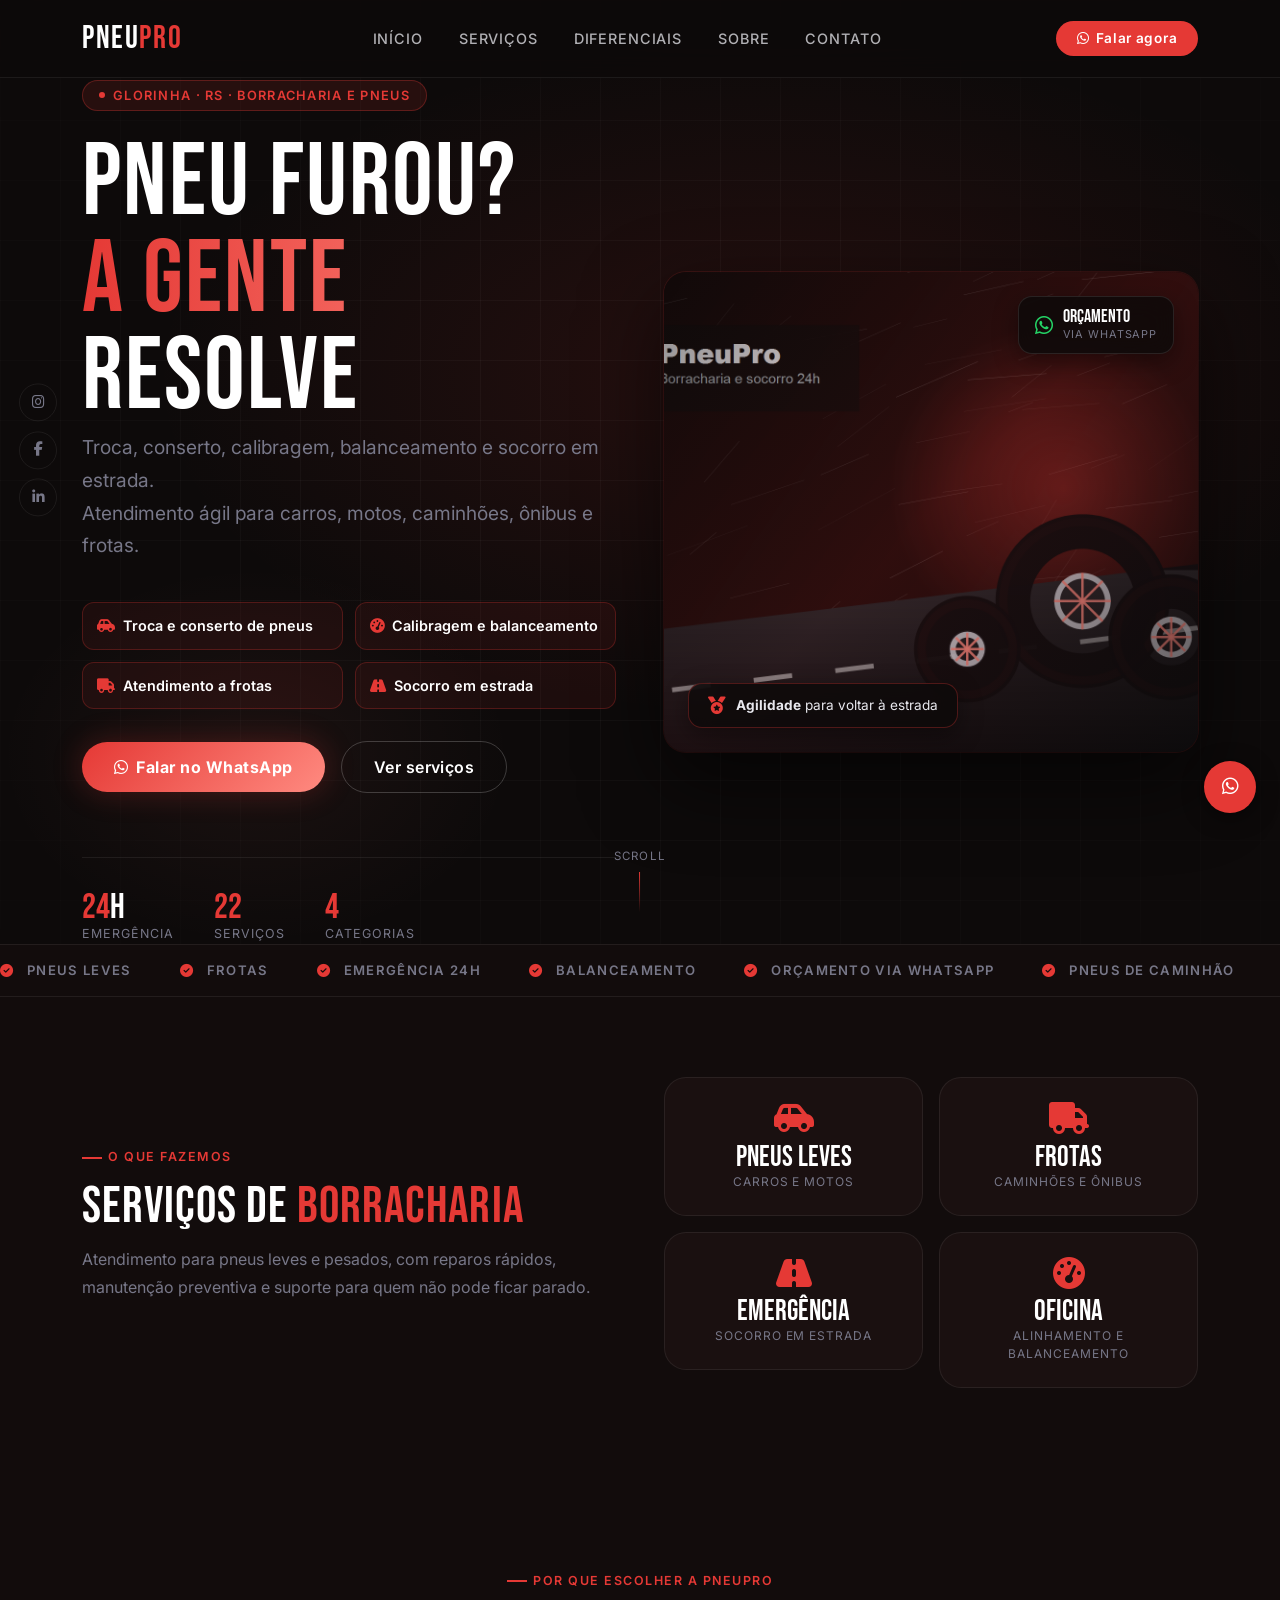
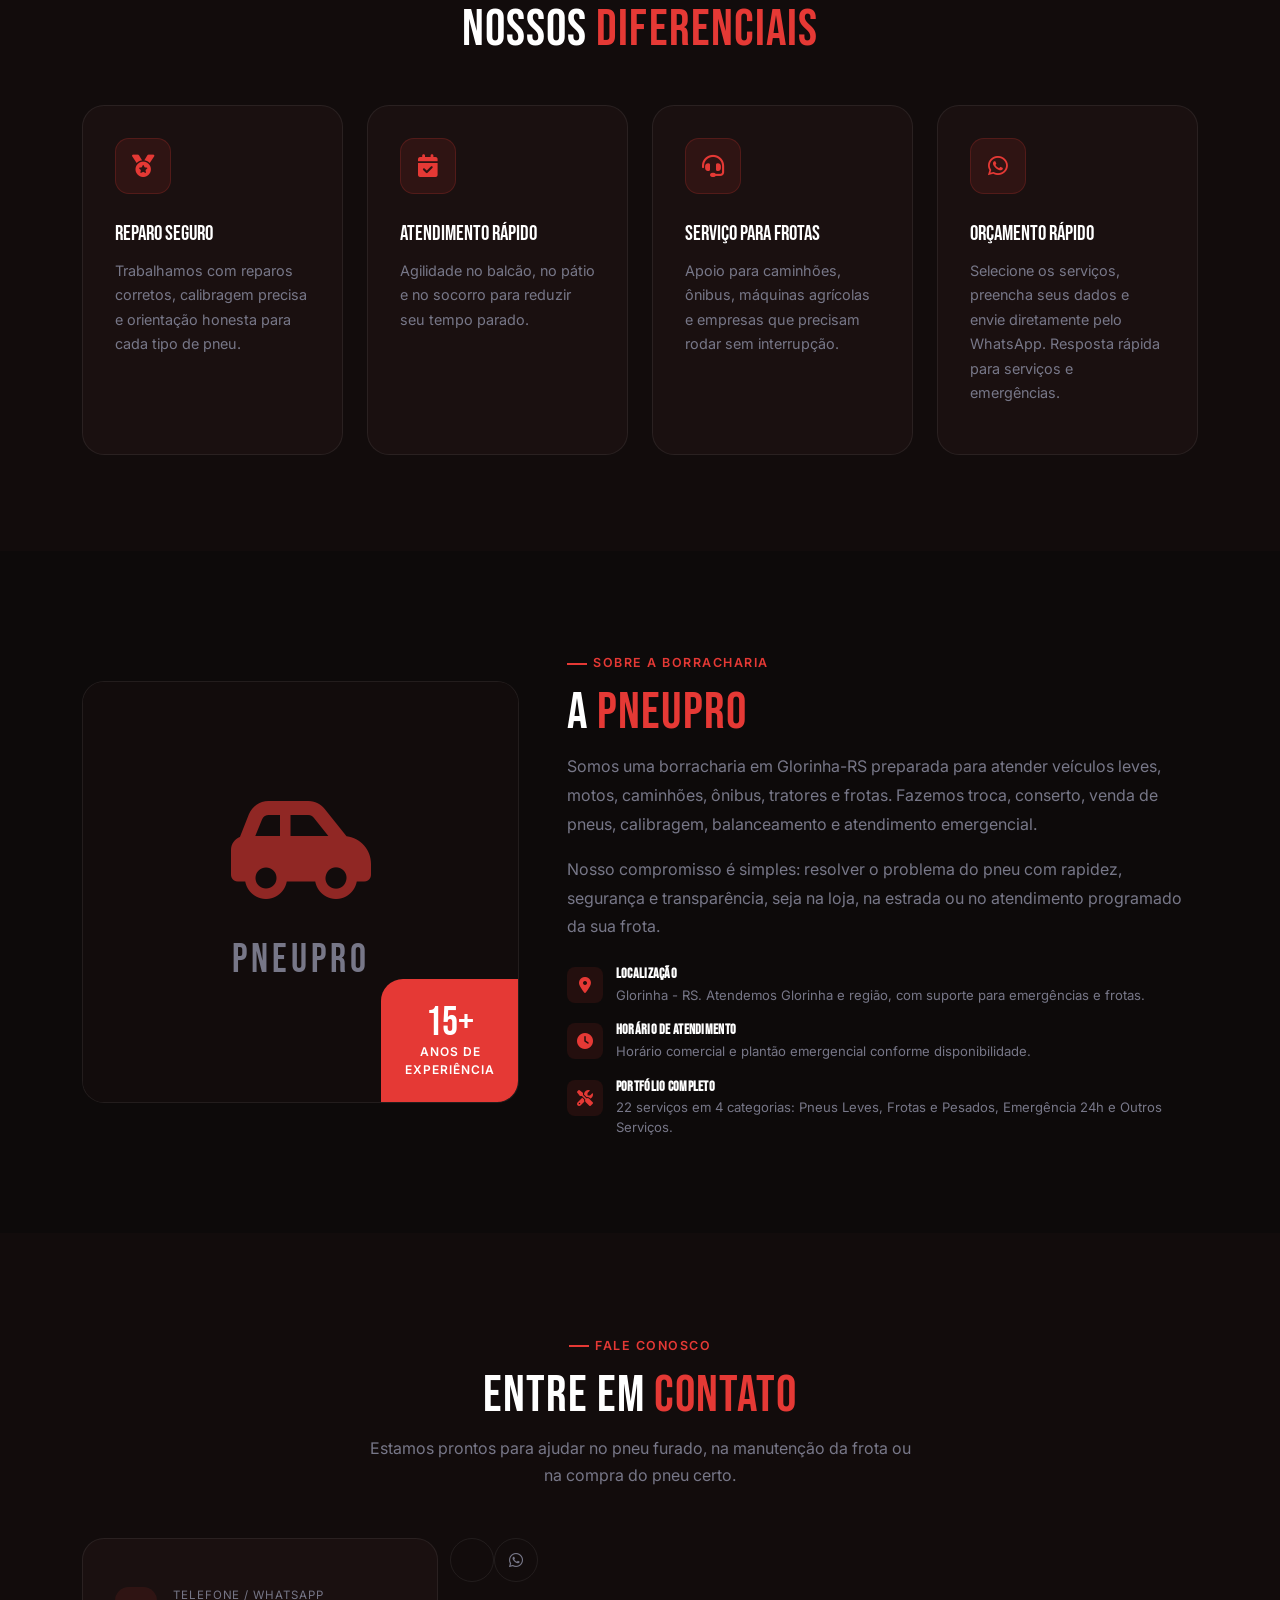
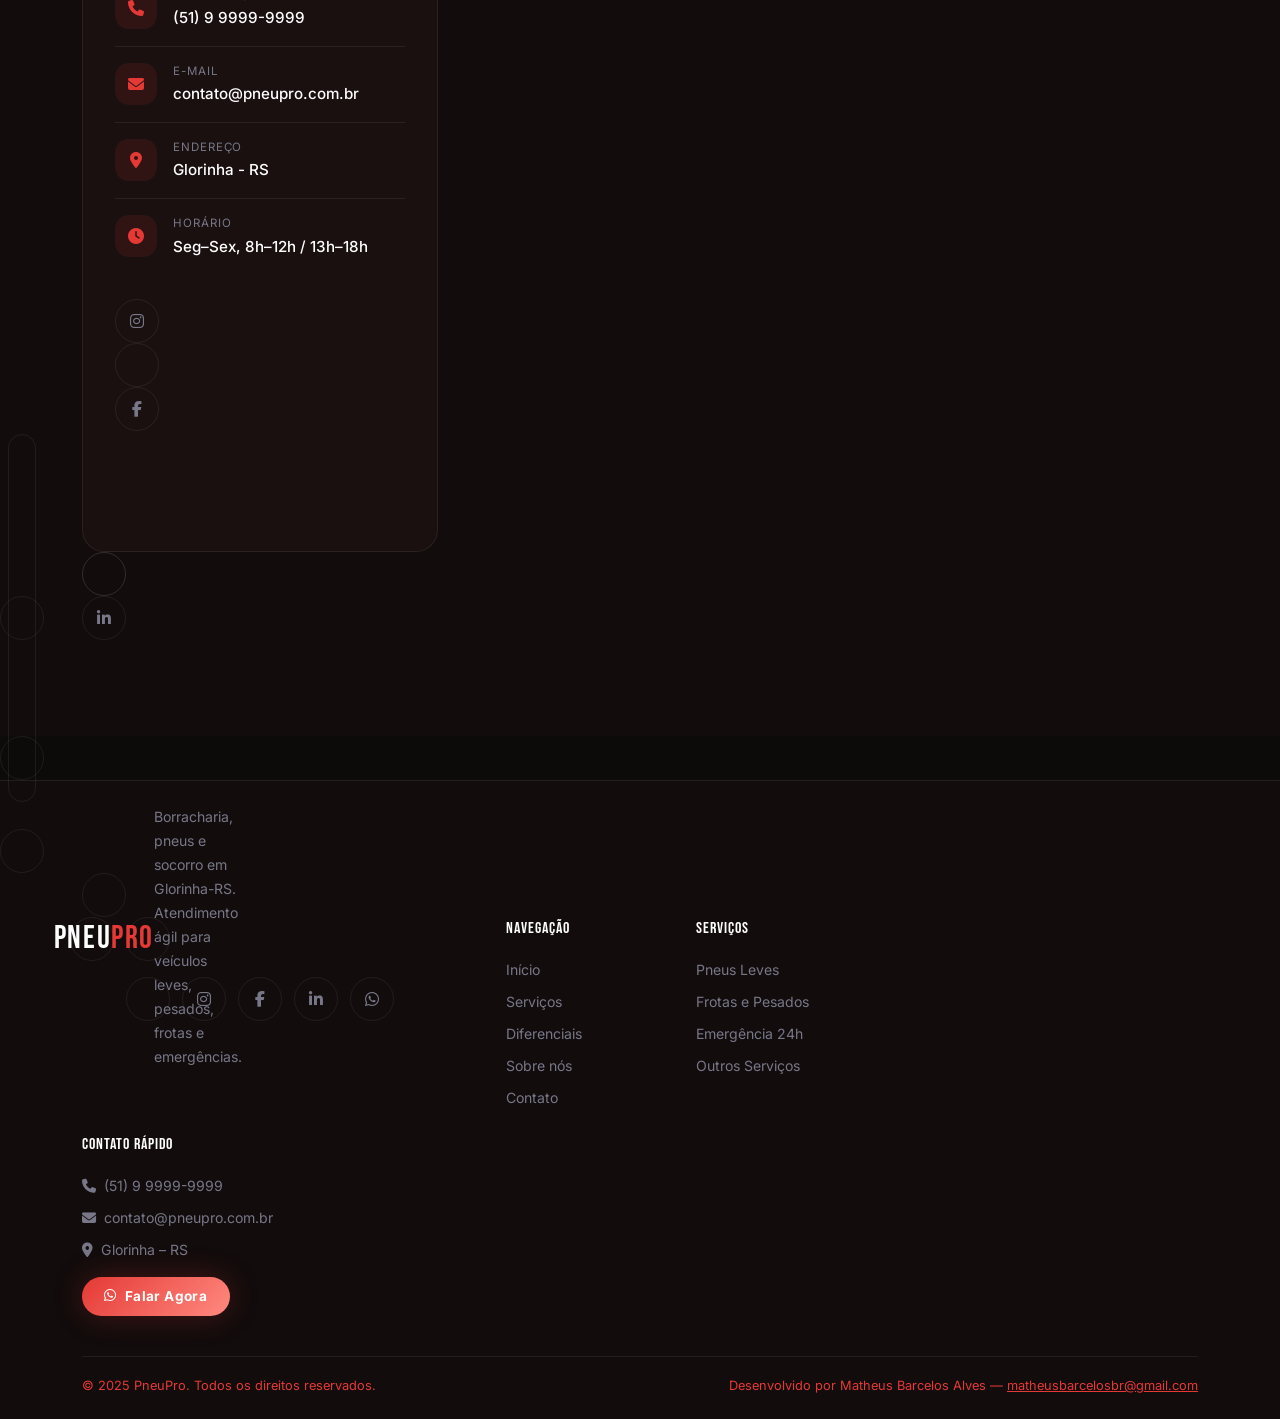
<file: index.html>
<!DOCTYPE html>
<html lang="pt-BR">
<head>
    <meta charset="UTF-8">
    <meta name="viewport" content="width=device-width, initial-scale=1.0">
    <title>PneuPro — Borracharia, Pneus e Socorro 24h</title>
    <meta name="description" content="Borracharia em Glorinha-RS com troca, conserto, venda de pneus e atendimento emergencial. Solicite seu orçamento pelo WhatsApp.">

    <!-- Bootstrap 5 -->
    <link href="https://cdn.jsdelivr.net/npm/bootstrap@5.3.2/dist/css/bootstrap.min.css" rel="stylesheet">
    <!-- Font Awesome -->
    <link rel="stylesheet" href="https://cdnjs.cloudflare.com/ajax/libs/font-awesome/6.5.0/css/all.min.css">
    <!-- Google Fonts -->
    <link href="https://fonts.googleapis.com/css2?family=Bebas+Neue&family=Inter:wght@300;400;500;600;700&family=Outfit:wght@400;600;700;800&display=swap" rel="stylesheet">
    <!-- Custom -->
    <link rel="stylesheet" href="css/style.css">
</head>
<body>

<!-- ============================================================
     NAVBAR
     ============================================================ -->
<nav class="navbar navbar-expand-lg fixed-top" id="mainNavbar">
    <div class="container">
        <a class="navbar-brand" href="#">
            <span style="font-family:var(--font-head);font-size:2rem;color:#fff;letter-spacing:0.05em;">Pneu<span style="color:var(--accent);">Pro</span></span>
        </a>

        <button class="navbar-toggler border-0" type="button" data-bs-toggle="collapse" data-bs-target="#navbarNav" aria-label="Menu">
            <i class="fa-solid fa-bars" style="color:#fff;font-size:1.2rem;"></i>
        </button>

        <div class="collapse navbar-collapse" id="navbarNav">
            <ul class="navbar-nav mx-auto gap-1">
                <li class="nav-item"><a class="nav-link active" href="#">Início</a></li>
                <li class="nav-item"><a class="nav-link" href="#servicos">Serviços</a></li>
                <li class="nav-item"><a class="nav-link" href="#features">Diferenciais</a></li>
                <li class="nav-item"><a class="nav-link" href="#sobre">Sobre</a></li>
                <li class="nav-item"><a class="nav-link" href="#contato">Contato</a></li>
            </ul>
            <a class="nav-cart-btn" href="#contato">
                <i class="fa-brands fa-whatsapp"></i>
                Falar agora
            </a>
        </div>
    </div>
</nav>

<!-- ============================================================
     HERO
     ============================================================ -->
<section class="hero-section" id="home">
    <div class="hero-bg"></div>
    <div class="hero-grid"></div>
    <canvas id="heroCanvas"></canvas>

    <div class="container">
        <div class="row align-items-center g-5">
            <!-- Left -->
            <div class="col-lg-6">
                <div class="hero-content">
                    <div class="hero-eyebrow">
                        <span class="dot"></span>
                        Glorinha · RS · Borracharia e pneus
                    </div>
                    <h1 class="hero-title">
                        Pneu furou?
                        <span class="line-accent">A gente</span>
                        resolve
                    </h1>
                    <p class="hero-sub">
                        Troca, conserto, calibragem, balanceamento e socorro em estrada.<br>
                        Atendimento ágil para carros, motos, caminhões, ônibus e frotas.
                    </p>
                    <div class="hero-service-list" style="display:grid;grid-template-columns:repeat(auto-fit,minmax(180px,1fr));gap:.75rem;margin:1.4rem 0 2rem;max-width:560px;">
                        <div style="border:1px solid rgba(229,57,53,.25);background:rgba(229,57,53,.08);border-radius:12px;padding:.75rem .9rem;color:#fff;font-weight:600;font-size:.9rem;"><i class="fa-solid fa-car-side text-accent me-2"></i>Troca e conserto de pneus</div>
                        <div style="border:1px solid rgba(229,57,53,.25);background:rgba(229,57,53,.08);border-radius:12px;padding:.75rem .9rem;color:#fff;font-weight:600;font-size:.9rem;"><i class="fa-solid fa-gauge-high text-accent me-2"></i>Calibragem e balanceamento</div>
                        <div style="border:1px solid rgba(229,57,53,.25);background:rgba(229,57,53,.08);border-radius:12px;padding:.75rem .9rem;color:#fff;font-weight:600;font-size:.9rem;"><i class="fa-solid fa-truck text-accent me-2"></i>Atendimento a frotas</div>
                        <div style="border:1px solid rgba(229,57,53,.25);background:rgba(229,57,53,.08);border-radius:12px;padding:.75rem .9rem;color:#fff;font-weight:600;font-size:.9rem;"><i class="fa-solid fa-road text-accent me-2"></i>Socorro em estrada</div>
                    </div>
                    <div class="hero-actions">
                        <a href="#" class="btn-fire" id="heroWaBtn">
                            <i class="fa-brands fa-whatsapp"></i> Falar no WhatsApp
                        </a>
                        <a href="#servicos" class="btn-ghost">
                            Ver serviços
                        </a>
                    </div>
                    <div class="hero-stats">
                        <div>
                            <div class="hero-stat-num" data-count="24"><span>24</span>h</div>
                            <div class="hero-stat-label">Emergência</div>
                        </div>
                        <div>
                            <div class="hero-stat-num" data-count="22"><span>22</span></div>
                            <div class="hero-stat-label">Serviços</div>
                        </div>
                        <div>
                            <div class="hero-stat-num" data-count="4"><span>4</span></div>
                            <div class="hero-stat-label">Categorias</div>
                        </div>
                    </div>
                </div>
            </div>

            <!-- Right visual -->
            <div class="col-lg-6 d-none d-lg-block">
                <div class="hero-photo-wrap">
                    <img src="assets/images/hero_borracharia.png" alt="Serviços PneuPro" class="hero-photo"
                         onerror="this.style.display='none';this.nextElementSibling.style.display='flex'">
                    <div style="display:none;width:100%;height:100%;align-items:center;justify-content:center;background:var(--bg-card);flex-direction:column;gap:1rem;">
                        <i class="fa-solid fa-car-side" style="font-size:6rem;color:var(--accent);opacity:0.5;"></i>
                        <span style="font-family:var(--font-head);font-size:1.5rem;color:var(--text-muted);">PneuPro</span>
                    </div>
                    <div class="hero-photo-overlay"></div>
                    <div class="hero-photo-badge">
                        <i class="fa-solid fa-medal"></i>
                        <span><strong>Agilidade</strong> para voltar à estrada</span>
                    </div>
                    <div class="hero-photo-tag">
                        <i class="fa-brands fa-whatsapp" style="color:var(--green);font-size:1.3rem;"></i>
                        <div>
                            <div style="font-family:var(--font-head);font-size:1.1rem;color:#fff;line-height:1;">Orçamento</div>
                            <div style="font-size:0.68rem;color:var(--text-muted);text-transform:uppercase;letter-spacing:.08em;">Via WhatsApp</div>
                        </div>
                    </div>
                </div>
            </div>
        </div>
    </div>

    <div class="hero-scroll">
        <span>scroll</span>
        <div class="scroll-line"></div>
    </div>
</section>

<!-- ============================================================
     TICKER
     ============================================================ -->
<div class="ticker-section">
    <div class="ticker-track" id="tickerTrack">
        <span class="ticker-item"><i class="fa-solid fa-circle-check"></i> Pneus leves</span>
        <span class="ticker-item"><i class="fa-solid fa-circle-check"></i> Frotas</span>
        <span class="ticker-item"><i class="fa-solid fa-circle-check"></i> Emergência 24h</span>
        <span class="ticker-item"><i class="fa-solid fa-circle-check"></i> Balanceamento</span>
        <span class="ticker-item"><i class="fa-solid fa-circle-check"></i> Orçamento via WhatsApp</span>
        <span class="ticker-item"><i class="fa-solid fa-circle-check"></i> Pneus de caminhão</span>
        <span class="ticker-item"><i class="fa-solid fa-circle-check"></i> Conserto de pneu</span>
        <span class="ticker-item"><i class="fa-solid fa-circle-check"></i> Atendimento a frotas</span>
        <span class="ticker-item"><i class="fa-solid fa-circle-check"></i> Calibragem e alinhamento</span>
        <span class="ticker-item"><i class="fa-solid fa-circle-check"></i> Glorinha · RS</span>
        <!-- duplicado para loop infinito -->
        <span class="ticker-item"><i class="fa-solid fa-circle-check"></i> Pneus leves</span>
        <span class="ticker-item"><i class="fa-solid fa-circle-check"></i> Frotas</span>
        <span class="ticker-item"><i class="fa-solid fa-circle-check"></i> Emergência 24h</span>
        <span class="ticker-item"><i class="fa-solid fa-circle-check"></i> Balanceamento</span>
        <span class="ticker-item"><i class="fa-solid fa-circle-check"></i> Orçamento via WhatsApp</span>
        <span class="ticker-item"><i class="fa-solid fa-circle-check"></i> Pneus de caminhão</span>
        <span class="ticker-item"><i class="fa-solid fa-circle-check"></i> Conserto de pneu</span>
        <span class="ticker-item"><i class="fa-solid fa-circle-check"></i> Atendimento a frotas</span>
        <span class="ticker-item"><i class="fa-solid fa-circle-check"></i> Calibragem e alinhamento</span>
        <span class="ticker-item"><i class="fa-solid fa-circle-check"></i> Glorinha · RS</span>
    </div>
</div>

<!-- ============================================================
     SERVIÇOS
     ============================================================ -->
<section id="servicos" style="padding:5rem 0;background:var(--bg-card);">
    <div class="container">
        <div class="row align-items-center g-5">
            <div class="col-lg-6">
                <div class="section-badge">O que fazemos</div>
                <h2 class="section-title">Serviços de <span class="highlight">Borracharia</span></h2>
                <p class="section-desc mb-4">Atendimento para pneus leves e pesados, com reparos rápidos, manutenção preventiva e suporte para quem não pode ficar parado.</p>
            </div>
            <div class="col-lg-6">
                <div class="row g-3">
                    <div class="col-6">
                        <div>
                        <div style="background:var(--bg-surface);border:1px solid var(--border);border-radius:var(--radius-lg);padding:1.5rem;text-align:center;transition:var(--transition);" onmouseover="this.style.borderColor='rgba(229,57,53,0.4)'" onmouseout="this.style.borderColor='var(--border)'">
                            <i class="fa-solid fa-car-side" style="font-size:2rem;color:var(--accent);margin-bottom:.6rem;"></i>
                            <div style="font-family:var(--font-head);font-size:1.8rem;color:#fff;line-height:1;">Pneus Leves</div>
                            <div style="font-size:.75rem;color:var(--text-muted);text-transform:uppercase;letter-spacing:.08em;">Carros e motos</div>
                        </div>
                        </div>
                    </div>
                    <div class="col-6">
                        <div>
                        <div style="background:var(--bg-surface);border:1px solid var(--border);border-radius:var(--radius-lg);padding:1.5rem;text-align:center;transition:var(--transition);" onmouseover="this.style.borderColor='rgba(229,57,53,0.4)'" onmouseout="this.style.borderColor='var(--border)'">
                            <i class="fa-solid fa-truck" style="font-size:2rem;color:var(--accent);margin-bottom:.6rem;"></i>
                            <div style="font-family:var(--font-head);font-size:1.8rem;color:#fff;line-height:1;">Frotas</div>
                            <div style="font-size:.75rem;color:var(--text-muted);text-transform:uppercase;letter-spacing:.08em;">Caminhões e ônibus</div>
                        </div>
                        </div>
                    </div>
                    <div class="col-6">
                        <div>
                        <div style="background:var(--bg-surface);border:1px solid var(--border);border-radius:var(--radius-lg);padding:1.5rem;text-align:center;transition:var(--transition);" onmouseover="this.style.borderColor='rgba(229,57,53,0.4)'" onmouseout="this.style.borderColor='var(--border)'">
                            <i class="fa-solid fa-road" style="font-size:2rem;color:var(--accent);margin-bottom:.6rem;"></i>
                            <div style="font-family:var(--font-head);font-size:1.8rem;color:#fff;line-height:1;">Emergência</div>
                            <div style="font-size:.75rem;color:var(--text-muted);text-transform:uppercase;letter-spacing:.08em;">Socorro em estrada</div>
                        </div>
                        </div>
                    </div>
                    <div class="col-6">
                        <div>
                        <div style="background:var(--bg-surface);border:1px solid var(--border);border-radius:var(--radius-lg);padding:1.5rem;text-align:center;transition:var(--transition);" onmouseover="this.style.borderColor='rgba(229,57,53,0.4)'" onmouseout="this.style.borderColor='var(--border)'">
                            <i class="fa-solid fa-gauge-high" style="font-size:2rem;color:var(--accent);margin-bottom:.6rem;"></i>
                            <div style="font-family:var(--font-head);font-size:1.8rem;color:#fff;line-height:1;">Oficina</div>
                            <div style="font-size:.75rem;color:var(--text-muted);text-transform:uppercase;letter-spacing:.08em;">Alinhamento e balanceamento</div>
                        </div>
                        </div>
                    </div>
                </div>
            </div>
        </div>
    </div>
</section>

<!-- ============================================================
     FEATURES
     ============================================================ -->
<section id="features">
    <div class="container">
        <div class="text-center section-header">
            <div class="section-badge justify-content-center">Por que escolher a PneuPro</div>
            <h2 class="section-title">Nossos <span class="highlight">Diferenciais</span></h2>
        </div>
        <div class="row g-4">
            <div class="col-md-6 col-lg-3">
                <div class="feature-card">
                    <div class="feature-icon"><i class="fa-solid fa-medal"></i></div>
                    <div class="feature-title">Reparo Seguro</div>
                    <p class="feature-desc">Trabalhamos com reparos corretos, calibragem precisa e orientação honesta para cada tipo de pneu.</p>
                </div>
            </div>
            <div class="col-md-6 col-lg-3">
                <div class="feature-card">
                    <div class="feature-icon"><i class="fa-solid fa-calendar-check"></i></div>
                    <div class="feature-title">Atendimento Rápido</div>
                    <p class="feature-desc">Agilidade no balcão, no pátio e no socorro para reduzir seu tempo parado.</p>
                </div>
            </div>
            <div class="col-md-6 col-lg-3">
                <div class="feature-card">
                    <div class="feature-icon"><i class="fa-solid fa-headset"></i></div>
                    <div class="feature-title">Serviço para Frotas</div>
                    <p class="feature-desc">Apoio para caminhões, ônibus, máquinas agrícolas e empresas que precisam rodar sem interrupção.</p>
                </div>
            </div>
            <div class="col-md-6 col-lg-3">
                <div class="feature-card">
                    <div class="feature-icon"><i class="fa-brands fa-whatsapp"></i></div>
                    <div class="feature-title">Orçamento Rápido</div>
                    <p class="feature-desc">Selecione os serviços, preencha seus dados e envie diretamente pelo WhatsApp. Resposta rápida para serviços e emergências.</p>
                </div>
            </div>
        </div>
    </div>
</section>

<!-- ============================================================
     ABOUT
     ============================================================ -->
<section id="sobre">
    <div class="container">
        <div class="row align-items-center g-5">
            <div class="col-lg-5">
                <div class="about-visual">
                    <div style="width:100%;height:420px;display:flex;align-items:center;justify-content:center;flex-direction:column;gap:1.5rem;background:var(--bg-card);">
                        <i class="fa-solid fa-car-side" style="font-size:7rem;color:var(--accent);opacity:0.6;"></i>
                        <span style="font-family:var(--font-head);font-size:2.5rem;color:var(--text-muted);letter-spacing:0.1em;">PneuPro</span>
                    </div>
                    <div class="about-badge">
                        <div class="about-badge-num">15+</div>
                        <div class="about-badge-label">Anos de<br>experiência</div>
                    </div>
                </div>
            </div>
            <div class="col-lg-7">
                <div class="about-text">
                    <div class="section-badge">Sobre a borracharia</div>
                    <h2 class="section-title">A <span class="highlight">PneuPro</span></h2>
                    <p>Somos uma borracharia em Glorinha-RS preparada para atender veículos leves, motos, caminhões, ônibus, tratores e frotas. Fazemos troca, conserto, venda de pneus, calibragem, balanceamento e atendimento emergencial.</p>
                    <p>Nosso compromisso é simples: resolver o problema do pneu com rapidez, segurança e transparência, seja na loja, na estrada ou no atendimento programado da sua frota.</p>
                    <div class="about-highlights">
                        <div class="about-highlight-item">
                            <div class="ahi-icon"><i class="fa-solid fa-location-dot"></i></div>
                            <div class="ahi-text">
                                <h6>Localização</h6>
                                <p>Glorinha - RS. Atendemos Glorinha e região, com suporte para emergências e frotas.</p>
                            </div>
                        </div>
                        <div class="about-highlight-item">
                            <div class="ahi-icon"><i class="fa-solid fa-clock"></i></div>
                            <div class="ahi-text">
                                <h6>Horário de atendimento</h6>
                                <p>Horário comercial e plantão emergencial conforme disponibilidade.</p>
                            </div>
                        </div>
                        <div class="about-highlight-item">
                            <div class="ahi-icon"><i class="fa-solid fa-screwdriver-wrench"></i></div>
                            <div class="ahi-text">
                                <h6>Portfólio completo</h6>
                                <p>22 serviços em 4 categorias: Pneus Leves, Frotas e Pesados, Emergência 24h e Outros Serviços.</p>
                            </div>
                        </div>
                    </div>
                </div>
            </div>
        </div>
    </div>
</section>

<!-- ============================================================
     CONTACT
     ============================================================ -->
<section id="contato">
    <div class="container">
        <div class="text-center section-header">
            <div class="section-badge justify-content-center">Fale conosco</div>
            <h2 class="section-title">Entre em <span class="highlight">Contato</span></h2>
            <p class="section-desc mx-auto">Estamos prontos para ajudar no pneu furado, na manutenção da frota ou na compra do pneu certo.</p>
        </div>

        <div class="row g-4">
            <!-- Contact info -->
            <div class="col-lg-4">
                <div class="contact-card h-100">
                    <div class="contact-item">
                        <div class="ci-icon"><i class="fa-solid fa-phone"></i></div>
                        <div>
                            <div class="ci-label">Telefone / WhatsApp</div>
                            <div class="ci-value">
                                <a href="tel:+5551999999999" id="phoneLinkContact">(51) 9 9999-9999</a>
                            </div>
                        </div>
                    </div>
                    <div class="contact-item">
                        <div class="ci-icon"><i class="fa-solid fa-envelope"></i></div>
                        <div>
                            <div class="ci-label">E-mail</div>
                            <div class="ci-value">
                                <a href="mailto:contato@pneupro.com.br" id="emailLinkContact">contato@pneupro.com.br</a>
                            </div>
                        </div>
                    </div>
                    <div class="contact-item">
                        <div class="ci-icon"><i class="fa-solid fa-location-dot"></i></div>
                        <div>
                            <div class="ci-label">Endereço</div>
                            <div class="ci-value" id="addressContact">Glorinha - RS</div>
                        </div>
                    </div>
                    <div class="contact-item" style="border:none">
                        <div class="ci-icon"><i class="fa-solid fa-clock"></i></div>
                        <div>
                            <div class="ci-label">Horário</div>
                            <div class="ci-value">Seg–Sex, 8h–12h / 13h–18h</div>
                        </div>
                    </div>

                    <!-- Social -->
                    <div class="social-row">
                        <a href="#" class="social-btn instagram" id="instaLink" target="_blank" rel="noopener" title="Instagram">
                            <i class="fa-brands fa-instagram"></i>
                        </div>
                        <a href="#" class="social-btn facebook" id="fbLink" target="_blank" rel="noopener" title="Facebook">
                            <i class="fa-brands fa-facebook-f"></i>
                        </div>
                        <a href="#" class="social-btn linkedin" id="liLink" target="_blank" rel="noopener" title="LinkedIn">
                            <i class="fa-brands fa-linkedin-in"></i>
                        </div>
                        <a href="#" class="social-btn whatsapp" id="waContactLink" target="_blank" rel="noopener" title="WhatsApp">
                            <i class="fa-brands fa-whatsapp"></i>
                        </div>
                    </div>
                </div>
            </div>

            <!-- Map -->
            <div class="col-lg-8">
                <div class="contact-map" style="height:100%;min-height:360px;">
                    <iframe
                        id="contactMapIframe"
                        title="Localização PneuPro — Glorinha RS"
                        loading="lazy"
                        referrerpolicy="no-referrer-when-downgrade"
                        style="width:100%;height:100%;min-height:360px;border:none;">
                    </iframe>
                </div>
            </div>
        </div>
    </div>
</section>

<!-- ============================================================
     FOOTER
     ============================================================ -->
<footer>
    <div class="container">
        <div class="row g-4">
            <div class="col-lg-4 col-md-6">
                <div class="footer-logo">
                    <span style="font-family:var(--font-head);font-size:2rem;color:#fff;letter-spacing:0.05em;">Pneu<span style="color:var(--accent);">Pro</span></span>
                </div>
                <p class="footer-desc">Borracharia, pneus e socorro em Glorinha-RS. Atendimento ágil para veículos leves, pesados, frotas e emergências.</p>
                <div class="social-row mt-3">
                    <a href="#" class="social-btn instagram" id="footerInstaLink" target="_blank" rel="noopener"><i class="fa-brands fa-instagram"></i></a>
                    <a href="#" class="social-btn facebook" id="footerFbLink" target="_blank" rel="noopener"><i class="fa-brands fa-facebook-f"></i></a>
                    <a href="#" class="social-btn linkedin" id="footerLiLink" target="_blank" rel="noopener"><i class="fa-brands fa-linkedin-in"></i></a>
                    <a href="#" class="social-btn whatsapp" id="footerWaLink" target="_blank" rel="noopener"><i class="fa-brands fa-whatsapp"></i></a>
                </div>
            </div>
            <div class="col-lg-2 col-md-6 col-6">
                <div class="footer-heading">Navegação</div>
                <ul class="footer-links">
                    <li><a href="#">Início</a></li>
                    <li><a href="#servicos">Serviços</a></li>
                    <li><a href="#features">Diferenciais</a></li>
                    <li><a href="#sobre">Sobre nós</a></li>
                    <li><a href="#contato">Contato</a></li>
                </ul>
            </div>
            <div class="col-lg-3 col-md-6 col-6">
                <div class="footer-heading">Serviços</div>
                <ul class="footer-links">
                    <li><a href="#servicos">Pneus Leves</a></li>
                    <li><a href="#servicos">Frotas e Pesados</a></li>
                    <li><a href="#servicos">Emergência 24h</a></li>
                    <li><a href="#servicos">Outros Serviços</a></li>
                </ul>
            </div>
            <div class="col-lg-3 col-md-6">
                <div class="footer-heading">Contato Rápido</div>
                <ul class="footer-links">
                    <li><a href="tel:+5551999999999" id="footerPhone"><i class="fa-solid fa-phone me-2"></i>(51) 9 9999-9999</a></li>
                    <li><a href="mailto:contato@pneupro.com.br" id="footerEmail"><i class="fa-solid fa-envelope me-2"></i>contato@pneupro.com.br</a></li>
                    <li><a href="#contato"><i class="fa-solid fa-location-dot me-2"></i>Glorinha – RS</a></li>
                </ul>
                <a href="#" class="btn-fire mt-3 d-inline-flex" id="footerWaBtn" style="font-size:0.85rem;padding:0.6rem 1.4rem;">
                    <i class="fa-brands fa-whatsapp"></i> Falar Agora
                </a>
            </div>
        </div>

        <div class="footer-bottom">
            <span>© 2025 PneuPro. Todos os direitos reservados.</span>
            <span>Desenvolvido por Matheus Barcelos Alves — <a href="mailto:matheusbarcelosbr@gmail.com" style="color:inherit;text-decoration:underline;">matheusbarcelosbr@gmail.com</a></span>
        </div>
    </div>
</footer>

<!-- ============================================================
     FLOATING BUTTONS
     ============================================================ -->
<div class="floating-actions">
    <a class="fab fab-wa" id="floatingWaBtn" href="#contato" title="Falar no WhatsApp">
        <i class="fa-brands fa-whatsapp"></i>
    </a>
    <button class="fab fab-up" id="fabUp" title="Voltar ao topo" onclick="window.scrollTo({top:0,behavior:'smooth'})">
        <i class="fa-solid fa-arrow-up"></i>
    </button>
</div>

<!-- Social sidebar (desktop) -->
<div class="social-sidebar">
    <a href="#" class="social-btn instagram" id="sideInsta" target="_blank" rel="noopener" title="Instagram"><i class="fa-brands fa-instagram"></i></a>
    <a href="#" class="social-btn facebook" id="sideFb" target="_blank" rel="noopener" title="Facebook"><i class="fa-brands fa-facebook-f"></i></a>
    <a href="#" class="social-btn linkedin" id="sideLi" target="_blank" rel="noopener" title="LinkedIn"><i class="fa-brands fa-linkedin-in"></i></a>
</div>

<!-- Toast container -->
<div id="toast-container"></div>

<!-- ============================================================
     SCRIPTS
     ============================================================ -->
<script src="https://cdn.jsdelivr.net/npm/bootstrap@5.3.2/dist/js/bootstrap.bundle.min.js"></script>
<script src="js/config.js"></script>
<script src="js/data.js"></script>
<script src="js/app.js"></script>
</body>
</html>
</file>
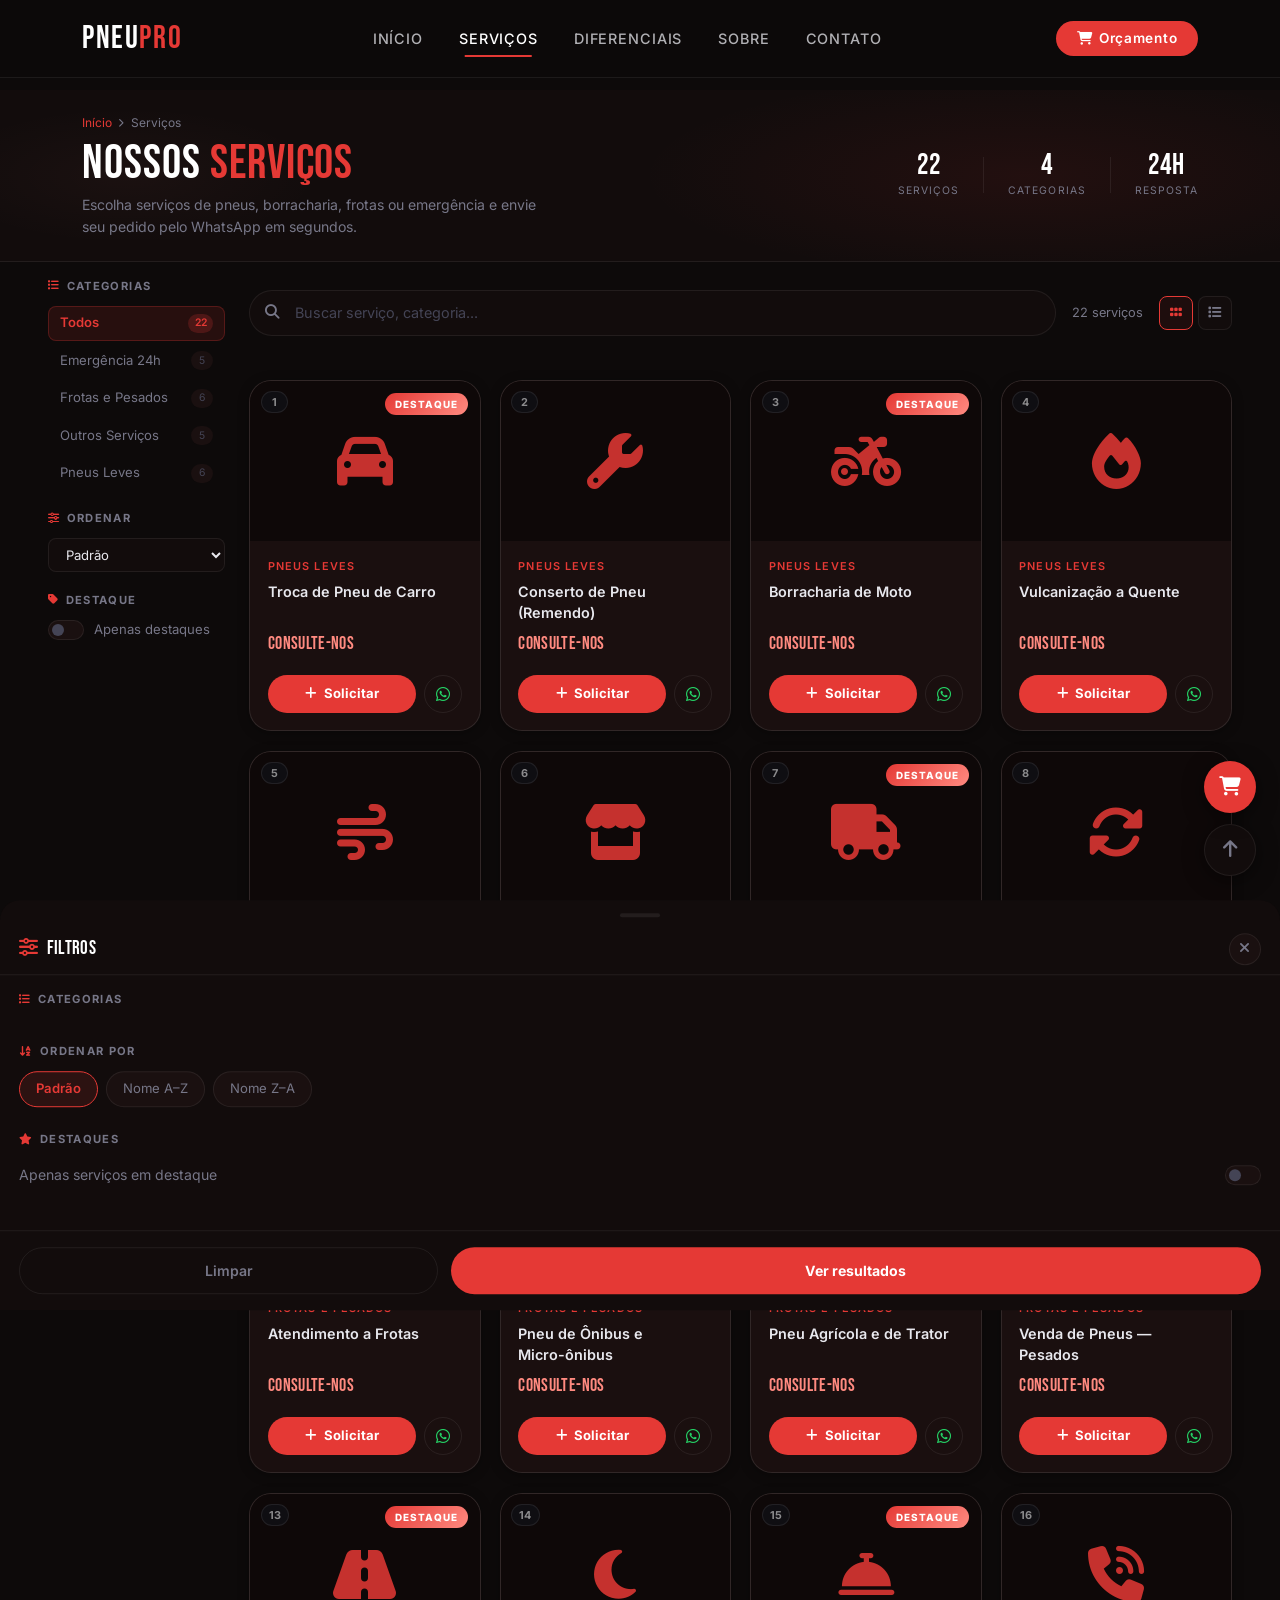
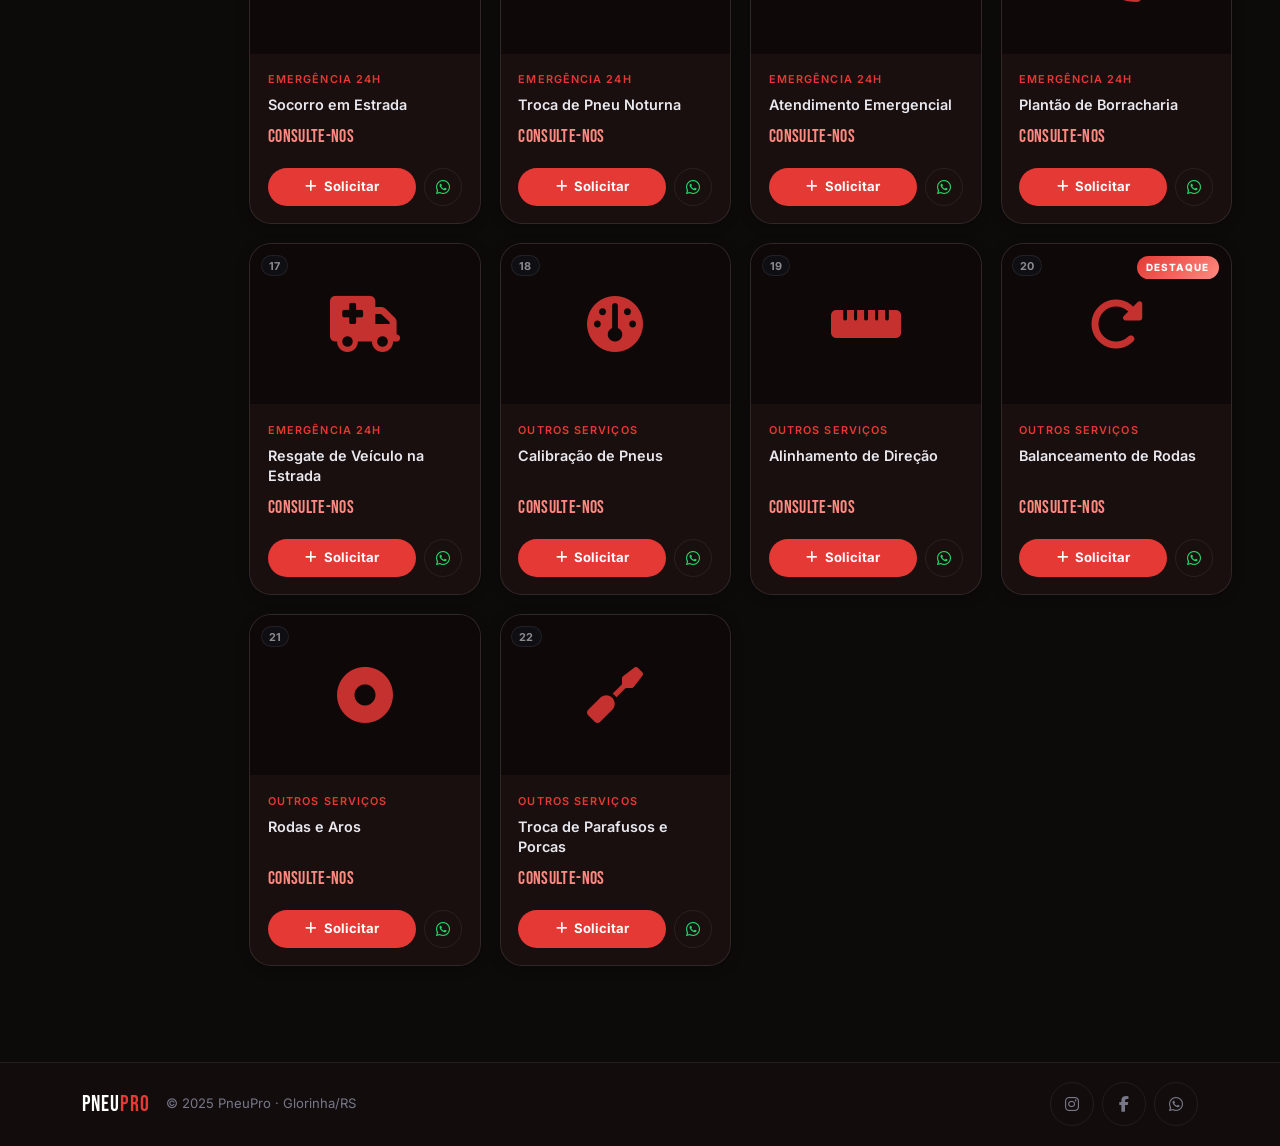
<file: catalogo.html>
<!DOCTYPE html>
<html lang="pt-BR">
<head>
    <meta charset="UTF-8">
    <meta name="viewport" content="width=device-width, initial-scale=1.0">
    <title>Serviços — PneuPro</title>
    <meta name="description" content="Catálogo completo de serviços de borracharia: pneus leves, frotas, pesados, emergência 24h e serviços automotivos. Solicite orçamento pelo WhatsApp.">

    <link href="https://cdn.jsdelivr.net/npm/bootstrap@5.3.2/dist/css/bootstrap.min.css" rel="stylesheet">
    <link rel="stylesheet" href="https://cdnjs.cloudflare.com/ajax/libs/font-awesome/6.5.0/css/all.min.css">
    <link href="https://fonts.googleapis.com/css2?family=Bebas+Neue&family=Inter:wght@300;400;500;600;700&family=Outfit:wght@400;600;700;800&display=swap" rel="stylesheet">
    <link rel="stylesheet" href="css/style.css">
    <link rel="stylesheet" href="css/catalogo.css">
</head>
<body class="catalogo-page">

<!-- ── NAVBAR ── -->
<nav class="navbar navbar-expand-lg fixed-top" id="mainNavbar">
    <div class="container">
        <a class="navbar-brand" href="index.html">
            <span style="font-family:var(--font-head);font-size:2rem;color:#fff;letter-spacing:0.05em;">Pneu<span style="color:var(--accent);">Pro</span></span>
        </a>
        <button class="navbar-toggler border-0" type="button" data-bs-toggle="collapse" data-bs-target="#navbarNav" aria-label="Menu">
            <i class="fa-solid fa-bars" style="color:#fff;font-size:1.2rem;"></i>
        </button>
        <div class="collapse navbar-collapse" id="navbarNav">
            <ul class="navbar-nav mx-auto gap-1">
                <li class="nav-item"><a class="nav-link" href="index.html">Início</a></li>
                <li class="nav-item"><a class="nav-link active" href="catalogo.html">Serviços</a></li>
                <li class="nav-item"><a class="nav-link" href="index.html#features">Diferenciais</a></li>
                <li class="nav-item"><a class="nav-link" href="index.html#sobre">Sobre</a></li>
                <li class="nav-item"><a class="nav-link" href="index.html#contato">Contato</a></li>
            </ul>
            <button class="nav-cart-btn" data-bs-toggle="modal" data-bs-target="#budgetModal" id="headerBudgetBtn" type="button">
                <i class="fa-solid fa-cart-shopping"></i>
                Orçamento
                <span class="cart-count" id="cartCount">0</span>
            </button>
        </div>
    </div>
</nav>

<!-- ── PAGE HEADER ── -->
<div class="cat-page-header">
    <div class="cat-page-header-bg"></div>
    <div class="container position-relative">
        <div class="row align-items-center">
            <div class="col-lg-6">
                <div class="cat-page-breadcrumb">
                    <a href="index.html">Início</a>
                    <i class="fa-solid fa-chevron-right"></i>
                    <span>Serviços</span>
                </div>
                <h1 class="cat-page-title">Nossos <span>Serviços</span></h1>
                <p class="cat-page-desc">
                    Escolha serviços de pneus, borracharia, frotas ou emergência e envie seu pedido pelo WhatsApp em segundos.
                </p>
            </div>
            <div class="col-lg-6 d-none d-lg-flex justify-content-end align-items-center gap-4">
                <div class="cat-stat">
                    <span class="cat-stat-num" id="totalProducts">22</span>
                    <span class="cat-stat-label">Serviços</span>
                </div>
                <div class="cat-stat-divider"></div>
                <div class="cat-stat">
                    <span class="cat-stat-num" id="totalCategories">4</span>
                    <span class="cat-stat-label">Categorias</span>
                </div>
                <div class="cat-stat-divider"></div>
                <div class="cat-stat">
                    <span class="cat-stat-num">24h</span>
                    <span class="cat-stat-label">Resposta</span>
                </div>
            </div>
        </div>
    </div>
</div>

<!-- ── MOBILE BAR ── -->
<div class="cat-mobile-bar">
    <div class="cat-mobile-search">
        <i class="fa-solid fa-magnifying-glass"></i>
        <input type="search" id="mobileSearchInput" placeholder="Buscar serviço...">
    </div>
    <button class="btn-filtros" id="btnFiltros">
        <i class="fa-solid fa-sliders"></i> Filtros
        <span class="filter-badge" id="filterBadge"></span>
    </button>
</div>

<!-- ── FILTER DRAWER ── -->
<div class="filter-drawer-overlay" id="drawerOverlay"></div>
<div class="filter-drawer" id="filterDrawer">
    <div class="drawer-handle"></div>
    <div class="drawer-header">
        <h3><i class="fa-solid fa-sliders me-2" style="color:var(--accent)"></i>Filtros</h3>
        <button class="drawer-close" id="drawerClose"><i class="fa-solid fa-xmark"></i></button>
    </div>
    <div class="drawer-body">
        <div class="drawer-section">
            <div class="drawer-section-title"><i class="fa-solid fa-list"></i> Categorias</div>
            <div class="drawer-cats" id="drawerCats"></div>
        </div>
        <div class="drawer-section">
            <div class="drawer-section-title"><i class="fa-solid fa-arrow-down-a-z"></i> Ordenar por</div>
            <div class="drawer-sort-pills" id="drawerSort">
                <span class="sort-pill active" data-sort="default">Padrão</span>
                <span class="sort-pill" data-sort="name-az">Nome A–Z</span>
                <span class="sort-pill" data-sort="name-za">Nome Z–A</span>
            </div>
        </div>
        <div class="drawer-section">
            <div class="drawer-section-title"><i class="fa-solid fa-star"></i> Destaques</div>
            <div class="drawer-toggle-row">
                <span class="drawer-toggle-label">Apenas serviços em destaque</span>
                <label class="sidebar-toggle">
                    <input type="checkbox" id="drawerDestaque">
                    <span class="toggle-track"></span>
                </label>
            </div>
        </div>
    </div>
    <div class="drawer-footer">
        <button class="btn-drawer-clear" id="drawerClear">Limpar</button>
        <button class="btn-drawer-apply" id="drawerApply">Ver resultados</button>
    </div>
</div>

<!-- ── MAIN CONTENT ── -->
<main class="cat-main">
    <div class="container-fluid px-4 px-lg-5">
        <div class="row g-4">

            <!-- Sidebar desktop -->
            <div class="col-lg-2 col-xl-2 cat-sidebar-col">
                <div class="cat-sidebar" id="catSidebar">
                    <div class="sidebar-section">
                        <div class="sidebar-heading">
                            <i class="fa-solid fa-list"></i> Categorias
                        </div>
                        <div class="sidebar-cats" id="sidebarCats">
                            <!-- populated by JS -->
                        </div>
                    </div>

                    <div class="sidebar-section mt-3">
                        <div class="sidebar-heading">
                            <i class="fa-solid fa-sliders"></i> Ordenar
                        </div>
                        <select class="sidebar-select" id="sortSelect">
                            <option value="default">Padrão</option>
                            <option value="name-az">Nome A–Z</option>
                            <option value="name-za">Nome Z–A</option>
                        </select>
                    </div>

                    <div class="sidebar-section mt-3">
                        <div class="sidebar-heading">
                            <i class="fa-solid fa-tag"></i> Destaque
                        </div>
                        <label class="sidebar-toggle">
                            <input type="checkbox" id="destaqueFilter">
                            <span class="toggle-track"></span>
                            Apenas destaques
                        </label>
                    </div>
                </div>
            </div>

            <!-- Products area -->
            <div class="col-lg-10 col-xl-10 cat-products-col">

                <!-- Toolbar -->
                <div class="cat-toolbar">
                    <div class="toolbar-left">
                        <div class="cat-search-wrap">
                            <i class="fa-solid fa-magnifying-glass"></i>
                            <input type="search" id="searchInput" placeholder="Buscar serviço, categoria...">
                            <button class="search-clear" id="searchClear" title="Limpar">
                                <i class="fa-solid fa-xmark"></i>
                            </button>
                        </div>
                    </div>
                    <div class="toolbar-right">
                        <span class="results-count" id="resultsInfo"></span>
                        <div class="view-toggle">
                            <button class="view-btn active" id="viewGrid" title="Grid">
                                <i class="fa-solid fa-grip"></i>
                            </button>
                            <button class="view-btn" id="viewList" title="Lista">
                                <i class="fa-solid fa-list"></i>
                            </button>
                        </div>
                    </div>
                </div>

                <!-- Active filters chips -->
                <div class="active-filters" id="activeFilters"></div>

                <!-- Grid -->
                <div class="products-grid" id="productsGrid"></div>

                <!-- No results -->
                <div class="no-results" id="noResults">
                    <i class="fa-solid fa-circle-exclamation"></i>
                    <p>Nenhum serviço encontrado para "<strong id="noResultsTerm"></strong>"</p>
                    <button class="btn-ghost" onclick="clearAllFilters()">Limpar filtros</button>
                </div>

            </div>
        </div>
    </div>
</main>

<!-- ── FOOTER (mini) ── -->
<footer class="cat-footer">
    <div class="container">
        <div class="d-flex flex-wrap align-items-center justify-content-between gap-3">
            <div class="d-flex align-items-center gap-3">
                <span style="font-family:var(--font-head);font-size:1.4rem;color:#fff;letter-spacing:0.05em;">Pneu<span style="color:var(--accent);">Pro</span></span>
                <span style="color:var(--text-muted);font-size:0.82rem;">© 2025 PneuPro · Glorinha/RS</span>
            </div>
            <div class="d-flex align-items-center gap-2">
                <a href="index.html#contato" class="social-btn instagram" title="Instagram"><i class="fa-brands fa-instagram"></i></a>
                <a href="index.html#contato" class="social-btn facebook" title="Facebook"><i class="fa-brands fa-facebook-f"></i></a>
                <a href="#" class="social-btn whatsapp" id="footerWa" title="WhatsApp"><i class="fa-brands fa-whatsapp"></i></a>
            </div>
        </div>
    </div>
</footer>

<!-- ── BUDGET MODAL ── -->
<div class="modal fade" id="budgetModal" tabindex="-1" aria-labelledby="budgetModalLabel" aria-hidden="true">
    <div class="modal-dialog modal-lg modal-dialog-scrollable">
        <div class="modal-content">
            <div class="modal-header">
                <h5 class="modal-title" id="budgetModalLabel">
                    <i class="fa-solid fa-cart-shopping text-accent me-2"></i> Meu Orçamento
                </h5>
                <button type="button" class="btn-close" data-bs-dismiss="modal" aria-label="Fechar"></button>
            </div>
            <div class="modal-body">
                <div class="customer-form mb-4">
                    <div class="row g-3">
                        <div class="col-md-6">
                            <label class="form-label">Seu nome</label>
                            <input type="text" class="form-control" id="customerName" placeholder="Nome completo">
                        </div>
                        <div class="col-md-6">
                            <label class="form-label">Empresa (opcional)</label>
                            <input type="text" class="form-control" id="customerCompany" placeholder="Empresa">
                        </div>
                        <div class="col-12">
                            <label class="form-label">Observações</label>
                            <textarea class="form-control" id="customerObs" rows="2" placeholder="Descreva o veículo, medida do pneu, localização ou dúvida..."></textarea>
                        </div>
                    </div>
                </div>
                <div id="cartItemsList">
                    <p class="text-center" style="color:var(--text-muted);padding:2rem 0;">
                        <i class="fa-solid fa-cart-shopping d-block mb-2" style="font-size:2rem;color:var(--text-dim);"></i>
                        Seu orçamento está vazio.<br>Adicione serviços do catálogo.
                    </p>
                </div>
            </div>
            <div class="modal-footer flex-column gap-3">
                <div class="d-flex justify-content-between align-items-center w-100">
                    <button type="button" class="btn-ghost" id="clearCartBtn" style="font-size:0.8rem;padding:0.4rem 1rem;">
                        <i class="fa-solid fa-trash-can me-1"></i> Limpar tudo
                    </button>
                    <div class="budget-total" id="budgetTotal">Total: <span>A consultar</span></div>
                </div>
                <button class="btn-wa-send" id="sendWaBtn">
                    <i class="fa-brands fa-whatsapp" style="font-size:1.2rem;"></i>
                    Enviar Orçamento pelo WhatsApp
                </button>
            </div>
        </div>
    </div>
</div>

<!-- Floating actions -->
<div class="floating-actions">
    <button class="fab fab-wa fab-budget" id="fabBudget" type="button" data-bs-toggle="modal" data-bs-target="#budgetModal" title="Meu orçamento">
        <i class="fa-solid fa-cart-shopping"></i>
        <span class="cart-count fab-cart-count" id="fabCartCount">0</span>
    </button>
    <button class="fab fab-up visible" id="fabUp" title="Topo" onclick="window.scrollTo({top:0,behavior:'smooth'})">
        <i class="fa-solid fa-arrow-up"></i>
    </button>
</div>

<div id="toast-container"></div>

<script src="https://cdn.jsdelivr.net/npm/bootstrap@5.3.2/dist/js/bootstrap.bundle.min.js"></script>
<script src="js/config.js"></script>
<script src="js/data.js"></script>
<script src="js/catalogo.js"></script>
</body>
</html>
</file>
<file: css/style.css>
/* =====================================================
   PNEUPRO — DARK INDUSTRIAL RED EDITION
   ===================================================== */
:root {
    --bg-deep:        #0D0A0A;
    --bg-card:        #120C0C;
    --bg-surface:     #1A1010;
    --border:         rgba(255,255,255,0.07);
    --accent:         #E53935;
    --accent-bright:  #C62828;
    --accent-glow:    rgba(229,57,53,0.25);
    --accent2:        #FF8A80;
    --green:          #25D366;
    --text:           #E8E8EE;
    --text-muted:     #777788;
    --text-dim:       #444455;
    --radius:         14px;
    --radius-lg:      22px;
    --font-head:      'Bebas Neue', 'Outfit', sans-serif;
    --font-body:      'Inter', sans-serif;
    --transition:     all 0.3s cubic-bezier(0.4,0,0.2,1);
}

/* ── Reset & base ── */
*, *::before, *::after { box-sizing: border-box; }
html { scroll-behavior: smooth; scroll-padding-top: 76px; }
body {
    font-family: var(--font-body);
    background: var(--bg-deep);
    color: var(--text);
    margin: 0;
    overflow-x: hidden;
}
h1,h2,h3,h4,h5,h6 { font-family: var(--font-head); letter-spacing: 0.02em; }
a { text-decoration: none; }
img { max-width: 100%; display: block; }

/* ── Scrollbar ── */
::-webkit-scrollbar { width: 6px; }
::-webkit-scrollbar-track { background: var(--bg-deep); }
::-webkit-scrollbar-thumb { background: var(--accent); border-radius: 3px; }

/* =====================================================
   NAVBAR
   ===================================================== */
#mainNavbar {
    background: rgba(13,10,10,0.85);
    backdrop-filter: blur(20px);
    -webkit-backdrop-filter: blur(20px);
    border-bottom: 1px solid var(--border);
    padding: 0.6rem 0;
    transition: var(--transition);
    z-index: 1050;
}
#mainNavbar.scrolled {
    background: rgba(13,10,10,0.98);
    box-shadow: 0 4px 40px rgba(0,0,0,0.6);
}
.navbar-brand img { height: 68px; width: auto; border-radius: 8px; }
.nav-link {
    color: rgba(232,232,238,0.75) !important;
    font-weight: 500;
    font-size: 0.9rem;
    letter-spacing: 0.06em;
    text-transform: uppercase;
    padding: 0.5rem 1rem !important;
    transition: var(--transition);
    position: relative;
}
.nav-link::after {
    content: '';
    position: absolute;
    bottom: 0; left: 50%;
    width: 0; height: 2px;
    background: var(--accent);
    transition: var(--transition);
    transform: translateX(-50%);
}
.nav-link:hover, .nav-link.active { color: #fff !important; }
.nav-link:hover::after, .nav-link.active::after { width: 60%; }

.nav-cart-btn {
    background: var(--accent);
    color: #fff !important;
    border: none;
    border-radius: 50px;
    padding: 0.45rem 1.3rem !important;
    font-weight: 600;
    font-size: 0.85rem;
    letter-spacing: 0.05em;
    transition: var(--transition);
    display: flex; align-items: center; gap: 0.4rem;
}
.nav-cart-btn:hover {
    background: var(--accent-bright);
    box-shadow: 0 0 20px var(--accent-glow);
    transform: translateY(-1px);
}
.nav-cart-btn .cart-count {
    background: #fff;
    color: var(--accent);
    border-radius: 50%;
    width: 20px; height: 20px;
    font-size: 0.7rem;
    display: flex; align-items: center; justify-content: center;
    font-weight: 700;
    line-height: 1;
}

/* =====================================================
   HERO
   ===================================================== */
.hero-section {
    position: relative;
    min-height: 100vh;
    display: flex;
    align-items: center;
    overflow: hidden;
    background: var(--bg-deep);
    padding-top: 80px;
}
.hero-bg {
    position: absolute;
    inset: 0;
    background:
        radial-gradient(ellipse 80% 60% at 60% 40%, rgba(229,57,53,0.12) 0%, transparent 60%),
        radial-gradient(ellipse 40% 40% at 20% 80%, rgba(255,138,128,0.06) 0%, transparent 50%);
}
.hero-grid {
    position: absolute;
    inset: 0;
    background-image:
        linear-gradient(rgba(255,255,255,0.03) 1px, transparent 1px),
        linear-gradient(90deg, rgba(255,255,255,0.03) 1px, transparent 1px);
    background-size: 60px 60px;
    mask-image: radial-gradient(ellipse 80% 80% at 50% 50%, black 30%, transparent 100%);
}
#heroCanvas {
    position: absolute; inset: 0;
    width: 100%; height: 100%;
    pointer-events: none;
}
.hero-content { position: relative; z-index: 2; }
.hero-eyebrow {
    display: inline-flex;
    align-items: center;
    gap: 0.5rem;
    background: rgba(229,57,53,0.12);
    border: 1px solid rgba(229,57,53,0.3);
    color: var(--accent);
    padding: 0.3rem 1rem;
    border-radius: 50px;
    font-size: 0.8rem;
    font-weight: 600;
    letter-spacing: 0.1em;
    text-transform: uppercase;
    margin-bottom: 1.5rem;
}
.hero-eyebrow .dot {
    width: 6px; height: 6px;
    border-radius: 50%;
    background: var(--accent);
    animation: pulse-dot 1.5s infinite;
}
@keyframes pulse-dot {
    0%,100% { opacity: 1; transform: scale(1); }
    50% { opacity: 0.5; transform: scale(0.7); }
}
.hero-title {
    font-family: var(--font-head);
    font-size: clamp(3rem, 8vw, 7rem);
    line-height: 0.95;
    color: #fff;
    margin-bottom: 0.3rem;
}
.hero-title .line-accent {
    display: block;
    background: linear-gradient(90deg, var(--accent), var(--accent2));
    -webkit-background-clip: text;
    -webkit-text-fill-color: transparent;
    background-clip: text;
}
.hero-sub {
    font-size: clamp(1rem, 2vw, 1.2rem);
    color: var(--text-muted);
    line-height: 1.7;
    max-width: 520px;
    margin-bottom: 2.5rem;
}
.hero-actions { display: flex; gap: 1rem; flex-wrap: wrap; align-items: center; }
.btn-fire {
    background: linear-gradient(135deg, var(--accent), var(--accent2));
    color: #fff;
    font-weight: 700;
    font-size: 1rem;
    padding: 0.8rem 2rem;
    border-radius: 50px;
    border: none;
    cursor: pointer;
    transition: var(--transition);
    display: inline-flex; align-items: center; gap: 0.5rem;
    box-shadow: 0 0 30px var(--accent-glow);
    letter-spacing: 0.03em;
}
.btn-fire:hover {
    transform: translateY(-3px) scale(1.03);
    box-shadow: 0 0 50px rgba(229,57,53,0.5);
    color: #fff;
}
.btn-ghost {
    background: transparent;
    color: #fff;
    font-weight: 600;
    font-size: 1rem;
    padding: 0.8rem 2rem;
    border-radius: 50px;
    border: 1px solid rgba(255,255,255,0.2);
    cursor: pointer;
    transition: var(--transition);
    display: inline-flex; align-items: center; gap: 0.5rem;
    letter-spacing: 0.03em;
}
.btn-ghost:hover {
    border-color: var(--accent);
    color: var(--accent);
    background: rgba(229,57,53,0.05);
}
.hero-stats {
    display: flex;
    gap: 2.5rem;
    margin-top: 4rem;
    padding-top: 2rem;
    border-top: 1px solid var(--border);
}
.hero-stat-num {
    font-family: var(--font-head);
    font-size: 2.2rem;
    color: #fff;
    line-height: 1;
}
.hero-stat-num span { color: var(--accent); }
.hero-stat-label {
    font-size: 0.78rem;
    color: var(--text-muted);
    text-transform: uppercase;
    letter-spacing: 0.08em;
}

/* ── Hero Photo ── */
.hero-photo-wrap {
    position: relative;
    border-radius: var(--radius-lg);
    overflow: hidden;
    height: 480px;
    box-shadow: 0 30px 80px rgba(0,0,0,0.6), 0 0 0 1px rgba(229,57,53,0.15);
}
.hero-photo { width: 100%; height: 100%; object-fit: cover; object-position: center; display: block; }
.hero-photo-overlay {
    position: absolute; inset: 0;
    background: linear-gradient(135deg, rgba(13,10,10,0.45) 0%, rgba(229,57,53,0.08) 50%, rgba(13,10,10,0.6) 100%);
}
.hero-photo-badge {
    position: absolute;
    bottom: 1.5rem; left: 1.5rem;
    background: rgba(13,10,10,0.85);
    backdrop-filter: blur(12px);
    border: 1px solid rgba(229,57,53,0.3);
    border-radius: var(--radius);
    padding: 0.7rem 1.2rem;
    display: flex; align-items: center; gap: 0.6rem;
    font-size: 0.85rem; color: var(--text);
    box-shadow: 0 8px 24px rgba(0,0,0,0.4);
}
.hero-photo-badge i { color: var(--accent); font-size: 1.1rem; }
.hero-photo-tag {
    position: absolute;
    top: 1.5rem; right: 1.5rem;
    background: rgba(13,10,10,0.85);
    backdrop-filter: blur(12px);
    border: 1px solid rgba(255,255,255,0.1);
    border-radius: var(--radius);
    padding: 0.7rem 1rem;
    display: flex; align-items: center; gap: 0.6rem;
    box-shadow: 0 8px 24px rgba(0,0,0,0.4);
}

/* Scroll indicator */
.hero-scroll {
    position: absolute; bottom: 2rem; left: 50%;
    transform: translateX(-50%);
    display: flex; flex-direction: column; align-items: center; gap: 0.4rem;
    color: var(--text-muted); font-size: 0.72rem;
    letter-spacing: 0.1em; text-transform: uppercase;
    animation: fade-bounce 2s ease-in-out infinite;
}
.hero-scroll .scroll-line { width: 1px; height: 40px; background: linear-gradient(to bottom, var(--accent), transparent); }
@keyframes fade-bounce {
    0%,100% { opacity: 0.5; transform: translateX(-50%) translateY(0); }
    50% { opacity: 1; transform: translateX(-50%) translateY(6px); }
}

/* =====================================================
   TICKER
   ===================================================== */
.ticker-section {
    background: var(--bg-card);
    border-top: 1px solid var(--border);
    border-bottom: 1px solid var(--border);
    overflow: hidden;
    padding: 1rem 0;
}
.ticker-track {
    display: flex; gap: 3rem;
    animation: ticker 30s linear infinite;
    white-space: nowrap; width: max-content;
}
.ticker-item {
    display: inline-flex; align-items: center; gap: 0.8rem;
    color: var(--text-muted); font-size: 0.82rem;
    font-weight: 600; letter-spacing: 0.1em; text-transform: uppercase;
}
.ticker-item i { color: var(--accent); }
@keyframes ticker { to { transform: translateX(-50%); } }

/* =====================================================
   SECTION COMMON
   ===================================================== */
.section-header { margin-bottom: 3rem; }
.section-badge {
    display: inline-flex; align-items: center; gap: 0.4rem;
    color: var(--accent); font-size: 0.78rem;
    font-weight: 600; letter-spacing: 0.12em; text-transform: uppercase;
    margin-bottom: 0.8rem;
}
.section-badge::before { content: ''; display: block; width: 20px; height: 2px; background: var(--accent); }
.section-title {
    font-family: var(--font-head);
    font-size: clamp(2rem, 4vw, 3.2rem);
    color: #fff; line-height: 1.05; margin-bottom: 0.8rem;
}
.section-title .highlight { color: var(--accent); }
.section-desc { color: var(--text-muted); font-size: 1rem; line-height: 1.7; max-width: 560px; }

/* =====================================================
   CATALOG SECTION
   ===================================================== */
#catalogo { padding: 6rem 0; background: var(--bg-deep); }
.products-grid {
    display: grid;
    grid-template-columns: repeat(auto-fill, minmax(240px, 1fr));
    gap: 1.5rem;
}
.product-card {
    background: #1a0f0f;
    border: 1px solid rgba(255,255,255,0.1);
    border-radius: var(--radius-lg);
    overflow: hidden; position: relative;
    cursor: pointer; transition: var(--transition);
    display: flex; flex-direction: column;
    box-shadow: 0 2px 12px rgba(0,0,0,0.3);
}
.product-card:hover {
    border-color: rgba(229,57,53,0.35);
    transform: translateY(-6px);
    box-shadow: 0 20px 60px rgba(0,0,0,0.5), 0 0 30px rgba(229,57,53,0.08);
}
.product-card::before {
    content: ''; position: absolute; top: 0; left: 0; right: 0;
    height: 2px;
    background: linear-gradient(90deg, transparent, var(--accent), transparent);
    opacity: 0; transition: var(--transition);
}
.product-card:hover::before { opacity: 1; }
.product-number {
    position: absolute; top: 0.65rem; left: 0.65rem; z-index: 3;
    min-width: 1.7rem; height: 1.35rem; padding: 0 0.45rem;
    border: 1px solid rgba(255,255,255,0.08); border-radius: 999px;
    background: rgba(17,17,22,0.74); color: rgba(255,255,255,0.52);
    font-size: 0.68rem; font-weight: 700; line-height: 1.3rem;
    text-align: center; pointer-events: none;
}
.product-card.destaque::after {
    content: 'DESTAQUE'; position: absolute; top: 12px; right: 12px;
    background: linear-gradient(135deg, var(--accent), var(--accent2));
    color: #fff; font-size: 0.62rem; font-weight: 800;
    letter-spacing: 0.1em; padding: 0.25rem 0.6rem; border-radius: 50px;
}
.product-img-wrap {
    background: #0e0808; height: 160px;
    display: flex; align-items: center; justify-content: center;
    overflow: hidden; position: relative;
}
.product-img-wrap::after {
    content: ''; position: absolute; inset: 0;
    background: radial-gradient(circle at 50% 100%, rgba(229,57,53,0.08) 0%, transparent 70%);
    opacity: 0; transition: var(--transition);
}
.product-card:hover .product-img-wrap::after { opacity: 1; }
.product-img-wrap i {
    font-size: 3.5rem; color: var(--accent); opacity: 0.85;
    transition: transform 0.3s ease, opacity 0.3s ease;
    position: relative; z-index: 1;
}
.product-card:hover .product-img-wrap i { transform: scale(1.12); opacity: 1; }
.product-body {
    padding: 1.1rem; flex: 1;
    display: flex; flex-direction: column; gap: 0.5rem;
}
.product-cat-tag {
    font-size: 0.68rem; font-weight: 600;
    letter-spacing: 0.1em; text-transform: uppercase; color: var(--accent);
}
.product-name { font-size: 0.9rem; font-weight: 600; color: var(--text); line-height: 1.4; flex: 1; }
.product-price { font-family: var(--font-head); font-size: 1.1rem; color: var(--accent2); letter-spacing: 0.02em; }
.product-actions { display: flex; gap: 0.5rem; padding: 0 1.1rem 1.1rem; }
.btn-add-cart {
    flex: 1; background: var(--accent); color: #fff; border: none;
    border-radius: 50px; padding: 0.55rem 1rem;
    font-size: 0.82rem; font-weight: 700; cursor: pointer;
    transition: var(--transition);
    display: flex; align-items: center; justify-content: center; gap: 0.4rem;
}
.btn-add-cart:hover { background: var(--accent-bright); box-shadow: 0 0 16px var(--accent-glow); }
.btn-add-cart.added { background: var(--green); color: #fff; }
.btn-wa-quick {
    background: transparent; border: 1px solid var(--border);
    color: var(--green); border-radius: 50px;
    width: 38px; height: 38px;
    display: flex; align-items: center; justify-content: center;
    cursor: pointer; transition: var(--transition); font-size: 1rem; flex-shrink: 0;
}
.btn-wa-quick:hover { border-color: var(--green); background: rgba(37,211,102,0.1); }
.results-info { font-size: 0.82rem; color: var(--text-muted); margin-bottom: 1rem; }
.no-results { text-align: center; padding: 5rem 0; color: var(--text-muted); display: none; }
.no-results i { font-size: 3rem; color: var(--text-dim); margin-bottom: 1rem; }
.no-results p { font-size: 1rem; }

/* =====================================================
   FEATURES SECTION
   ===================================================== */
#features { padding: 6rem 0; background: var(--bg-card); }
.feature-card {
    background: var(--bg-surface); border: 1px solid var(--border);
    border-radius: var(--radius-lg); padding: 2rem;
    transition: var(--transition); height: 100%;
}
.feature-card:hover {
    border-color: rgba(229,57,53,0.3); transform: translateY(-4px);
    box-shadow: 0 12px 40px rgba(0,0,0,0.4);
}
.feature-icon {
    width: 56px; height: 56px;
    background: rgba(229,57,53,0.1); border: 1px solid rgba(229,57,53,0.2);
    border-radius: var(--radius); display: flex; align-items: center; justify-content: center;
    font-size: 1.4rem; color: var(--accent); margin-bottom: 1.5rem;
}
.feature-title { font-family: var(--font-head); font-size: 1.3rem; color: #fff; margin-bottom: 0.6rem; }
.feature-desc { color: var(--text-muted); font-size: 0.9rem; line-height: 1.7; }

/* =====================================================
   ABOUT SECTION
   ===================================================== */
#sobre { padding: 6rem 0; background: var(--bg-deep); }
.about-visual {
    position: relative; border-radius: var(--radius-lg);
    overflow: hidden; background: var(--bg-card); border: 1px solid var(--border);
}
.about-img-main { width: 100%; height: 420px; object-fit: cover; opacity: 0.7; }
.about-badge {
    position: absolute; bottom: -1px; right: -1px;
    background: var(--accent); color: #fff;
    padding: 1.5rem; border-radius: var(--radius-lg) 0 0 0; text-align: center;
}
.about-badge-num { font-family: var(--font-head); font-size: 2.5rem; line-height: 1; }
.about-badge-label { font-size: 0.75rem; font-weight: 600; letter-spacing: 0.08em; text-transform: uppercase; }
.about-text p { color: var(--text-muted); line-height: 1.8; margin-bottom: 1rem; }
.about-highlights { display: flex; flex-direction: column; gap: 1rem; margin-top: 1.5rem; }
.about-highlight-item { display: flex; align-items: flex-start; gap: 0.8rem; }
.ahi-icon {
    width: 36px; height: 36px; background: rgba(229,57,53,0.1); border-radius: 8px;
    display: flex; align-items: center; justify-content: center;
    color: var(--accent); flex-shrink: 0; margin-top: 2px;
}
.ahi-text h6 { color: #fff; font-size: 0.9rem; font-weight: 600; margin-bottom: 0.2rem; }
.ahi-text p { color: var(--text-muted); font-size: 0.82rem; line-height: 1.5; margin: 0; }

/* =====================================================
   CONTACT SECTION
   ===================================================== */
#contato { padding: 6rem 0; background: var(--bg-card); }
.contact-card {
    background: var(--bg-surface); border: 1px solid var(--border);
    border-radius: var(--radius-lg); padding: 2rem; height: 100%;
}
.contact-map { border-radius: var(--radius-lg); overflow: hidden; border: 1px solid var(--border); }
.contact-map iframe { width: 100%; height: 360px; border: none; filter: invert(0.9) hue-rotate(180deg); }
.contact-item {
    display: flex; align-items: flex-start; gap: 1rem;
    padding: 1rem 0; border-bottom: 1px solid var(--border);
}
.contact-item:last-child { border-bottom: none; }
.ci-icon {
    width: 42px; height: 42px; background: rgba(229,57,53,0.1);
    border-radius: var(--radius); display: flex; align-items: center; justify-content: center;
    color: var(--accent); font-size: 1rem; flex-shrink: 0;
}
.ci-label { font-size: 0.72rem; color: var(--text-muted); text-transform: uppercase; letter-spacing: 0.08em; margin-bottom: 0.2rem; }
.ci-value { color: #fff; font-size: 0.95rem; font-weight: 500; }
.ci-value a { color: #fff; transition: var(--transition); }
.ci-value a:hover { color: var(--accent); }
.social-row { display: flex; gap: 0.75rem; margin-top: 1.5rem; }
.social-btn {
    width: 44px; height: 44px; border-radius: 50%;
    display: flex; align-items: center; justify-content: center;
    font-size: 1rem; transition: var(--transition);
    border: 1px solid var(--border); color: var(--text-muted); text-decoration: none;
}
.social-btn:hover { transform: translateY(-3px); color: #fff; }
.social-btn.instagram:hover { background: linear-gradient(135deg, #833ab4, #fd1d1d, #fcb045); border-color: transparent; }
.social-btn.facebook:hover { background: #1877f2; border-color: transparent; }
.social-btn.linkedin:hover { background: #0a66c2; border-color: transparent; }
.social-btn.youtube:hover { background: #ff0000; border-color: transparent; }
.social-btn.whatsapp:hover { background: #25d366; border-color: transparent; }

/* =====================================================
   BUDGET MODAL
   ===================================================== */
.modal-content {
    background: var(--bg-card); border: 1px solid var(--border);
    border-radius: var(--radius-lg); color: var(--text);
}
.modal-header { border-bottom: 1px solid var(--border); padding: 1.5rem; }
.modal-title { font-family: var(--font-head); font-size: 1.6rem; color: #fff; }
.modal-header .btn-close { filter: invert(1) brightness(0.7); }
.modal-body { padding: 1.5rem; }
.modal-footer { border-top: 1px solid var(--border); padding: 1rem 1.5rem; }
.cart-item {
    display: flex; align-items: center; gap: 1rem;
    padding: 0.8rem 0; border-bottom: 1px solid var(--border);
}
.cart-item:last-child { border-bottom: none; }
.cart-item-img {
    width: 52px; height: 52px; background: var(--bg-surface);
    border-radius: var(--radius);
    display: flex; align-items: center; justify-content: center;
    overflow: hidden; flex-shrink: 0;
}
.cart-item-img i { font-size: 1.5rem; color: var(--accent); }
.cart-item-name { font-size: 0.88rem; font-weight: 500; color: var(--text); flex: 1; }
.cart-item-price { font-family: var(--font-head); font-size: 0.9rem; color: var(--accent2); white-space: nowrap; }
.cart-item-remove { color: var(--text-dim); background: none; border: none; cursor: pointer; transition: var(--transition); padding: 0.2rem 0.5rem; }
.cart-item-remove:hover { color: #ff4444; }
.qty-control { display: flex; align-items: center; gap: 0.4rem; }
.qty-btn {
    width: 24px; height: 24px; background: var(--bg-surface);
    border: 1px solid var(--border); border-radius: 6px; color: var(--text);
    cursor: pointer; display: flex; align-items: center; justify-content: center;
    font-size: 0.9rem; transition: var(--transition);
}
.qty-btn:hover { border-color: var(--accent); color: var(--accent); }
.qty-num { font-size: 0.88rem; color: #fff; min-width: 20px; text-align: center; }
.customer-form .form-label { font-size: 0.82rem; color: var(--text-muted); margin-bottom: 0.3rem; }
.customer-form .form-control {
    background: var(--bg-surface); border: 1px solid var(--border);
    border-radius: var(--radius); color: var(--text);
    font-size: 0.9rem; padding: 0.65rem 1rem; outline: none; transition: var(--transition);
}
.customer-form .form-control::placeholder { color: var(--text-dim); }
.customer-form .form-control:focus {
    border-color: var(--accent); box-shadow: 0 0 0 3px var(--accent-glow);
    background: var(--bg-surface); color: var(--text);
}
.budget-total { font-family: var(--font-head); font-size: 1.4rem; color: #fff; text-align: right; }
.budget-total span { color: var(--accent); }
.btn-wa-send {
    background: linear-gradient(135deg, #25d366, #128c7e);
    color: #fff; border: none; border-radius: 50px;
    padding: 0.8rem 2rem; font-weight: 700; font-size: 0.95rem;
    cursor: pointer; transition: var(--transition);
    display: inline-flex; align-items: center; gap: 0.6rem;
    width: 100%; justify-content: center;
}
.btn-wa-send:hover { transform: translateY(-2px); box-shadow: 0 8px 25px rgba(37,211,102,0.3); }

/* =====================================================
   FLOATING BUTTONS
   ===================================================== */
.floating-actions {
    position: fixed; right: 1.5rem; bottom: 1.5rem;
    display: flex; flex-direction: column; gap: 0.7rem; z-index: 1040;
}
.fab {
    width: 52px; height: 52px; border-radius: 50%;
    display: flex; align-items: center; justify-content: center;
    font-size: 1.2rem; cursor: pointer; transition: var(--transition);
    box-shadow: 0 4px 20px rgba(0,0,0,0.5); text-decoration: none; border: none;
}
.fab-wa { background: var(--accent); color: #fff; border: none; }
.fab-wa:hover { transform: scale(1.1); box-shadow: 0 6px 28px rgba(229,57,53,0.45); color: #fff; }
.fab-budget { position: relative; }
.fab-cart-count {
    position: absolute; top: -0.35rem; right: -0.35rem;
    min-width: 1.25rem; height: 1.25rem; padding: 0 0.3rem;
    border: 2px solid var(--accent); border-radius: 999px;
    background: #fff; color: #000;
    font-size: 0.68rem; font-weight: 800; line-height: 1.05rem;
}
.fab-up {
    background: var(--bg-card); border: 1px solid var(--border);
    color: var(--text-muted); opacity: 0; pointer-events: none; transition: var(--transition);
}
.fab-up.visible { opacity: 1; pointer-events: auto; }
.fab-up:hover { color: var(--accent); border-color: var(--accent); transform: scale(1.05); }
.social-sidebar {
    position: fixed; left: 1.2rem; top: 50%; transform: translateY(-50%);
    display: flex; flex-direction: column; gap: 0.6rem; z-index: 1000;
}
.social-sidebar .social-btn { width: 38px; height: 38px; font-size: 0.9rem; }
@media (max-width: 991px) { .social-sidebar { display: none; } }

/* =====================================================
   FOOTER
   ===================================================== */
footer {
    background: var(--bg-card); border-top: 1px solid var(--border); padding: 3rem 0 1.5rem;
}
.footer-desc { color: var(--text-muted); font-size: 0.88rem; line-height: 1.7; margin-top: 0.8rem; max-width: 320px; }
.footer-heading { font-family: var(--font-head); font-size: 1rem; color: #fff; letter-spacing: 0.06em; margin-bottom: 1rem; }
.footer-links { list-style: none; padding: 0; margin: 0; display: flex; flex-direction: column; gap: 0.5rem; }
.footer-links a { color: var(--text-muted); font-size: 0.88rem; transition: var(--transition); }
.footer-links a:hover { color: var(--accent); }
.footer-bottom {
    border-top: 1px solid var(--border); margin-top: 2.5rem; padding-top: 1.2rem;
    display: flex; flex-wrap: wrap; justify-content: space-between;
    align-items: center; gap: 0.5rem; font-size: 0.8rem; color: var(--text-dim);
}
.footer-bottom span { color: var(--accent); }

/* =====================================================
   TOAST
   ===================================================== */
#toast-container {
    position: fixed; top: 1.5rem; right: 1.5rem;
    z-index: 9999; display: flex; flex-direction: column; gap: 0.5rem;
}
.toast-item {
    background: var(--bg-card); border: 1px solid var(--border);
    border-left: 3px solid var(--accent); color: var(--text);
    border-radius: var(--radius); padding: 0.8rem 1.2rem;
    font-size: 0.88rem; box-shadow: 0 8px 30px rgba(0,0,0,0.5);
    animation: toast-in 0.3s cubic-bezier(0.4,0,0.2,1); max-width: 320px;
}
.toast-item.success { border-left-color: var(--green); }
@keyframes toast-in { from { opacity:0; transform: translateX(20px); } to { opacity:1; transform: translateX(0); } }

/* =====================================================
   UTILITIES
   ===================================================== */
.text-accent { color: var(--accent) !important; }
.bg-deep { background: var(--bg-deep) !important; }

/* Responsive */
@media (max-width: 768px) {
    .hero-section { padding-top: 90px; }
    .hero-title { font-size: clamp(2.4rem, 10vw, 4rem); }
    .hero-stats { gap: 1.5rem; }
    .hero-stat-num { font-size: 1.8rem; }
    .products-grid { grid-template-columns: repeat(auto-fill, minmax(160px, 1fr)); gap: 1rem; }
    .product-img-wrap { height: 120px; }
    .product-img-wrap i { font-size: 2.5rem; }
}
@media (max-width: 480px) { .products-grid { grid-template-columns: 1fr 1fr; } }
</file>
<file: css/catalogo.css>
/* =========================================================
   CATALOG PAGE — mobile-first + drawer de filtros
   ========================================================= */

.catalogo-page { padding-top: 90px; }

/* ── Page header ── */
.cat-page-header {
    background: var(--bg-card);
    border-bottom: 1px solid var(--border);
    padding: 1.5rem 0;
    position: relative;
    overflow: hidden;
}
.cat-page-header-bg {
    position: absolute; inset: 0;
    background:
        radial-gradient(ellipse 50% 100% at 80% 50%, rgba(229,57,53,0.08) 0%, transparent 60%),
        radial-gradient(ellipse 30% 80% at 10% 50%, rgba(255,138,128,0.04) 0%, transparent 50%);
    pointer-events: none;
}
.cat-page-breadcrumb {
    display: flex; align-items: center; gap: 0.4rem;
    font-size: 0.75rem; color: var(--text-muted); margin-bottom: 0.5rem;
}
.cat-page-breadcrumb a { color: var(--accent); }
.cat-page-breadcrumb i { font-size: 0.55rem; }
.cat-page-title {
    font-family: var(--font-head);
    font-size: clamp(1.8rem, 5vw, 3rem);
    color: #fff; margin-bottom: 0.4rem; line-height: 1;
}
.cat-page-title span { color: var(--accent); }
.cat-page-desc { color: var(--text-muted); font-size: 0.88rem; max-width: 480px; margin: 0; }

.cat-stat { text-align: center; }
.cat-stat-num { display: block; font-family: var(--font-head); font-size: 1.8rem; color: #fff; line-height: 1; }
.cat-stat-label { display: block; font-size: 0.65rem; text-transform: uppercase; letter-spacing: 0.1em; color: var(--text-muted); margin-top: 0.2rem; }
.cat-stat-divider { width: 1px; height: 36px; background: var(--border); }

/* ── Main layout ── */
.cat-main { padding: 1rem 0 4rem; }

/* ── MOBILE TOOLBAR (search + filter button) ── */
.cat-mobile-bar {
    display: none;
    align-items: center;
    gap: 0.6rem;
    padding: 0.8rem 1rem;
    background: var(--bg-card);
    border-bottom: 1px solid var(--border);
    position: sticky;
    top: 90px;
    z-index: 100;
}
.cat-mobile-search {
    flex: 1;
    position: relative;
    display: flex;
    align-items: center;
}
.cat-mobile-search i {
    position: absolute; left: 0.85rem;
    color: var(--text-muted); font-size: 0.85rem; pointer-events: none;
}
.cat-mobile-search input {
    width: 100%;
    background: var(--bg-surface);
    border: 1px solid var(--border);
    border-radius: 50px;
    color: var(--text);
    padding: 0.6rem 1rem 0.6rem 2.4rem;
    font-size: 0.88rem;
    outline: none;
}
.cat-mobile-search input:focus { border-color: var(--accent); }
.btn-filtros {
    display: flex; align-items: center; gap: 0.45rem;
    background: var(--bg-surface);
    border: 1px solid var(--border);
    border-radius: 50px;
    color: var(--text);
    padding: 0.6rem 1.1rem;
    font-size: 0.85rem; font-weight: 600;
    cursor: pointer; white-space: nowrap;
    transition: var(--transition);
    flex-shrink: 0;
}
.btn-filtros:hover, .btn-filtros.active {
    border-color: var(--accent); color: var(--accent);
}
.btn-filtros .filter-badge {
    background: var(--accent); color: #fff;
    border-radius: 50%; width: 18px; height: 18px;
    font-size: 0.65rem; font-weight: 800;
    display: none; align-items: center; justify-content: center;
}
.btn-filtros .filter-badge.visible { display: flex; }

/* ── FILTER DRAWER (mobile) ── */
.filter-drawer-overlay {
    display: none;
    position: fixed; inset: 0;
    background: rgba(0,0,0,0.65);
    z-index: 1200;
    backdrop-filter: blur(3px);
}
.filter-drawer-overlay.open { display: block; }

.filter-drawer {
    position: fixed;
    bottom: 0; left: 0; right: 0;
    background: var(--bg-card);
    border-radius: 20px 20px 0 0;
    z-index: 1300;
    transform: translateY(100%);
    transition: transform 0.35s cubic-bezier(0.4,0,0.2,1);
    max-height: 85vh;
    display: flex; flex-direction: column;
}
.filter-drawer.open { transform: translateY(0); }

.drawer-handle {
    width: 40px; height: 4px;
    background: var(--border);
    border-radius: 2px;
    margin: 0.8rem auto 0;
    flex-shrink: 0;
}
.drawer-header {
    display: flex; align-items: center; justify-content: space-between;
    padding: 1rem 1.2rem 0.6rem;
    border-bottom: 1px solid var(--border);
    flex-shrink: 0;
}
.drawer-header h3 {
    font-family: var(--font-head); font-size: 1.2rem; color: #fff; margin: 0;
}
.drawer-close {
    background: var(--bg-surface); border: 1px solid var(--border);
    border-radius: 50%; width: 32px; height: 32px;
    display: flex; align-items: center; justify-content: center;
    color: var(--text-muted); cursor: pointer; font-size: 0.9rem;
    transition: var(--transition);
}
.drawer-close:hover { color: #fff; border-color: var(--accent); }

.drawer-body {
    overflow-y: auto; padding: 1rem 1.2rem;
    flex: 1;
    -webkit-overflow-scrolling: touch;
}

.drawer-section { margin-bottom: 1.5rem; }
.drawer-section-title {
    font-size: 0.7rem; font-weight: 700;
    letter-spacing: 0.12em; text-transform: uppercase;
    color: var(--text-muted); margin-bottom: 0.7rem;
    display: flex; align-items: center; gap: 0.4rem;
}
.drawer-section-title i { color: var(--accent); }

.drawer-cats { display: flex; flex-direction: column; gap: 0.2rem; }
.drawer-cat-item {
    display: flex; align-items: center; justify-content: space-between;
    padding: 0.7rem 0.8rem;
    border-radius: 10px;
    font-size: 0.9rem; color: var(--text-muted);
    cursor: pointer; transition: var(--transition);
    border: 1px solid transparent;
}
.drawer-cat-item:hover { background: rgba(229,57,53,0.06); color: var(--text); }
.drawer-cat-item.active {
    background: rgba(229,57,53,0.12);
    color: var(--accent); border-color: rgba(229,57,53,0.25); font-weight: 600;
}
.drawer-cat-item .cat-count {
    background: var(--bg-surface); color: var(--text-dim);
    font-size: 0.7rem; padding: 0.1rem 0.5rem;
    border-radius: 50px; min-width: 24px; text-align: center;
}
.drawer-cat-item.active .cat-count { background: rgba(229,57,53,0.2); color: var(--accent); }

.drawer-sort-pills { display: flex; flex-wrap: wrap; gap: 0.5rem; }
.sort-pill {
    background: var(--bg-surface); border: 1px solid var(--border);
    border-radius: 50px; color: var(--text-muted);
    padding: 0.45rem 1rem; font-size: 0.82rem;
    cursor: pointer; transition: var(--transition);
}
.sort-pill:hover { border-color: var(--accent); color: var(--accent); }
.sort-pill.active {
    background: rgba(229,57,53,0.12); border-color: var(--accent); color: var(--accent); font-weight: 600;
}

.drawer-toggle-row {
    display: flex; align-items: center; justify-content: space-between;
    padding: 0.3rem 0;
}
.drawer-toggle-label { font-size: 0.88rem; color: var(--text-muted); }

.drawer-footer {
    padding: 1rem 1.2rem;
    border-top: 1px solid var(--border);
    display: flex; gap: 0.8rem;
    flex-shrink: 0;
}
.btn-drawer-clear {
    flex: 1; padding: 0.75rem;
    background: transparent; border: 1px solid var(--border);
    border-radius: 50px; color: var(--text-muted);
    font-size: 0.88rem; font-weight: 600; cursor: pointer;
    transition: var(--transition);
}
.btn-drawer-clear:hover { border-color: var(--accent); color: var(--accent); }
.btn-drawer-apply {
    flex: 2; padding: 0.75rem;
    background: var(--accent); border: none;
    border-radius: 50px; color: #fff;
    font-size: 0.88rem; font-weight: 700; cursor: pointer;
    transition: var(--transition);
}
.btn-drawer-apply:hover { background: var(--accent-bright); }

/* ── Desktop sidebar ── */
.cat-sidebar {
    position: sticky; top: 112px;
}
.sidebar-section { margin-bottom: 1.2rem; }
.sidebar-heading {
    font-size: 0.7rem; font-weight: 700; letter-spacing: 0.12em;
    text-transform: uppercase; color: var(--text-muted);
    margin-bottom: 0.7rem; display: flex; align-items: center; gap: 0.4rem;
}
.sidebar-heading i { color: var(--accent); }
.sidebar-cats { display: flex; flex-direction: column; gap: 0.15rem; }
.sidebar-cat-item {
    display: flex; align-items: center; justify-content: space-between;
    padding: 0.42rem 0.7rem; border-radius: 8px;
    font-size: 0.82rem; color: var(--text-muted);
    cursor: pointer; transition: var(--transition);
    border: 1px solid transparent; user-select: none;
}
.sidebar-cat-item:hover { background: rgba(229,57,53,0.06); color: var(--text); border-color: rgba(229,57,53,0.1); }
.sidebar-cat-item.active {
    background: rgba(229,57,53,0.12); color: var(--accent);
    border-color: rgba(229,57,53,0.25); font-weight: 600;
}
.cat-count {
    background: var(--bg-surface); color: var(--text-dim);
    font-size: 0.65rem; padding: 0.1rem 0.4rem;
    border-radius: 50px; min-width: 22px; text-align: center;
}
.sidebar-cat-item.active .cat-count { background: rgba(229,57,53,0.2); color: var(--accent); }
.sidebar-select {
    width: 100%; background: var(--bg-card); border: 1px solid var(--border);
    border-radius: 8px; color: var(--text);
    padding: 0.45rem 0.8rem; font-size: 0.82rem; outline: none;
    transition: var(--transition); cursor: pointer;
}
.sidebar-select:focus { border-color: var(--accent); }
.sidebar-select option { background: var(--bg-card); }
.sidebar-toggle {
    display: flex; align-items: center; gap: 0.6rem;
    font-size: 0.82rem; color: var(--text-muted);
    cursor: pointer; user-select: none;
}
.sidebar-toggle input { display: none; }
.toggle-track {
    width: 36px; height: 20px;
    background: var(--bg-surface); border: 1px solid var(--border);
    border-radius: 50px; position: relative; flex-shrink: 0; transition: var(--transition);
}
.toggle-track::after {
    content: ''; position: absolute;
    top: 3px; left: 3px; width: 12px; height: 12px;
    background: var(--text-dim); border-radius: 50%; transition: var(--transition);
}
.sidebar-toggle input:checked + .toggle-track { background: rgba(229,57,53,0.2); border-color: var(--accent); }
.sidebar-toggle input:checked + .toggle-track::after { background: var(--accent); left: 19px; }

/* ── Desktop toolbar ── */
.cat-toolbar {
    display: flex; align-items: center; justify-content: space-between;
    gap: 1rem; margin-bottom: 1rem; flex-wrap: wrap;
    position: sticky;
    top: 90px;
    z-index: 90;
    background: var(--bg-deep);
    padding: 0.75rem 0;
}
.toolbar-left { flex: 1; min-width: 240px; }
.toolbar-right { display: flex; align-items: center; gap: 1rem; }
.cat-search-wrap { position: relative; display: flex; align-items: center; }
.cat-search-wrap > i {
    position: absolute; left: 1rem;
    color: var(--text-muted); pointer-events: none; font-size: 0.9rem;
}
#searchInput {
    width: 100%; background: var(--bg-card); border: 1px solid var(--border);
    border-radius: 50px; color: var(--text);
    padding: 0.7rem 2.8rem; font-size: 0.9rem; outline: none; transition: var(--transition);
}
#searchInput::placeholder { color: var(--text-dim); }
#searchInput:focus { border-color: var(--accent); box-shadow: 0 0 0 3px var(--accent-glow); }
.search-clear {
    position: absolute; right: 0.8rem; background: none; border: none;
    color: var(--text-dim); cursor: pointer; font-size: 0.85rem;
    padding: 0.2rem 0.4rem; display: none; transition: var(--transition);
}
.search-clear:hover { color: var(--text); }
.search-clear.visible { display: flex; }
.results-count { font-size: 0.8rem; color: var(--text-muted); white-space: nowrap; }
.view-toggle { display: flex; gap: 0.3rem; }
.view-btn {
    width: 34px; height: 34px; background: var(--bg-card);
    border: 1px solid var(--border); border-radius: 8px;
    color: var(--text-muted); cursor: pointer;
    display: flex; align-items: center; justify-content: center;
    font-size: 0.85rem; transition: var(--transition);
}
.view-btn.active, .view-btn:hover { border-color: var(--accent); color: var(--accent); background: rgba(229,57,53,0.08); }

/* ── Active filters ── */
.active-filters { display: flex; flex-wrap: wrap; gap: 0.5rem; margin-bottom: 1rem; min-height: 0; }
.filter-chip {
    display: inline-flex; align-items: center; gap: 0.4rem;
    background: rgba(229,57,53,0.1); border: 1px solid rgba(229,57,53,0.25);
    color: var(--accent); font-size: 0.78rem; font-weight: 600;
    padding: 0.3rem 0.8rem; border-radius: 50px;
}
.filter-chip button { background: none; border: none; color: var(--accent); cursor: pointer; padding: 0; line-height: 1; font-size: 0.8rem; opacity: 0.7; }
.filter-chip button:hover { opacity: 1; }

/* ── Product grid ── */
.catalogo-page .products-grid {
    grid-template-columns: repeat(auto-fill, minmax(200px, 1fr));
    gap: 1.2rem;
}
.catalogo-page.list-view .products-grid { grid-template-columns: 1fr; gap: 0.8rem; }
.catalogo-page.list-view .product-card { flex-direction: row; border-radius: var(--radius); }
.catalogo-page.list-view .product-number { top: 0.45rem; left: 0.45rem; }
.catalogo-page.list-view .product-img-wrap { width: 100px; min-width: 100px; height: 100px; border-radius: var(--radius) 0 0 var(--radius); }
.catalogo-page.list-view .product-img-wrap i { font-size: 2.5rem; }
.catalogo-page.list-view .product-body { padding: 0.8rem; }
.catalogo-page.list-view .product-actions {
    flex-direction: column; padding: 0.8rem; justify-content: center;
    gap: 0.4rem; border-left: 1px solid var(--border); min-width: 110px;
}
.catalogo-page.list-view .btn-wa-quick { width: 100%; border-radius: var(--radius); }

/* ── Footer (mini) ── */
.cat-footer { background: var(--bg-card); border-top: 1px solid var(--border); padding: 1.2rem 0; margin-top: 2rem; }

/* ── No results ── */
.no-results { text-align: center; padding: 4rem 1rem; color: var(--text-muted); display: none; }
.no-results i { font-size: 2.5rem; color: var(--text-dim); display: block; margin-bottom: 1rem; }

/* ================================================================
   RESPONSIVE
   ================================================================ */
@media (max-width: 991px) {
    .cat-sidebar-col { display: none !important; }
    .cat-toolbar { display: none !important; }
    .cat-products-col { width: 100% !important; max-width: 100% !important; flex: 0 0 100% !important; }
    .cat-mobile-bar { display: flex; }
    .catalogo-page .products-grid {
        grid-template-columns: repeat(2, 1fr);
        gap: 0.8rem;
    }
    .catalogo-page .product-img-wrap { height: 120px; }
    .catalogo-page .product-img-wrap i { font-size: 2.8rem; }
    .catalogo-page .product-name { font-size: 0.82rem; }
    .active-filters { padding: 0 1rem; }
    .cat-main { padding: 0 0 4rem; }
    .cat-main .container-fluid { padding: 0 !important; }
    .cat-main .row { margin: 0; }
    .cat-products-col { padding: 0.8rem !important; }
}

@media (max-width: 480px) {
    .catalogo-page .products-grid { grid-template-columns: 1fr 1fr; gap: 0.6rem; }
    .catalogo-page .product-img-wrap { height: 110px; }
    .catalogo-page .product-img-wrap i { font-size: 2.2rem; }
    .catalogo-page .btn-add-cart { font-size: 0.75rem; padding: 0.5rem 0.6rem; }
}
</file>
